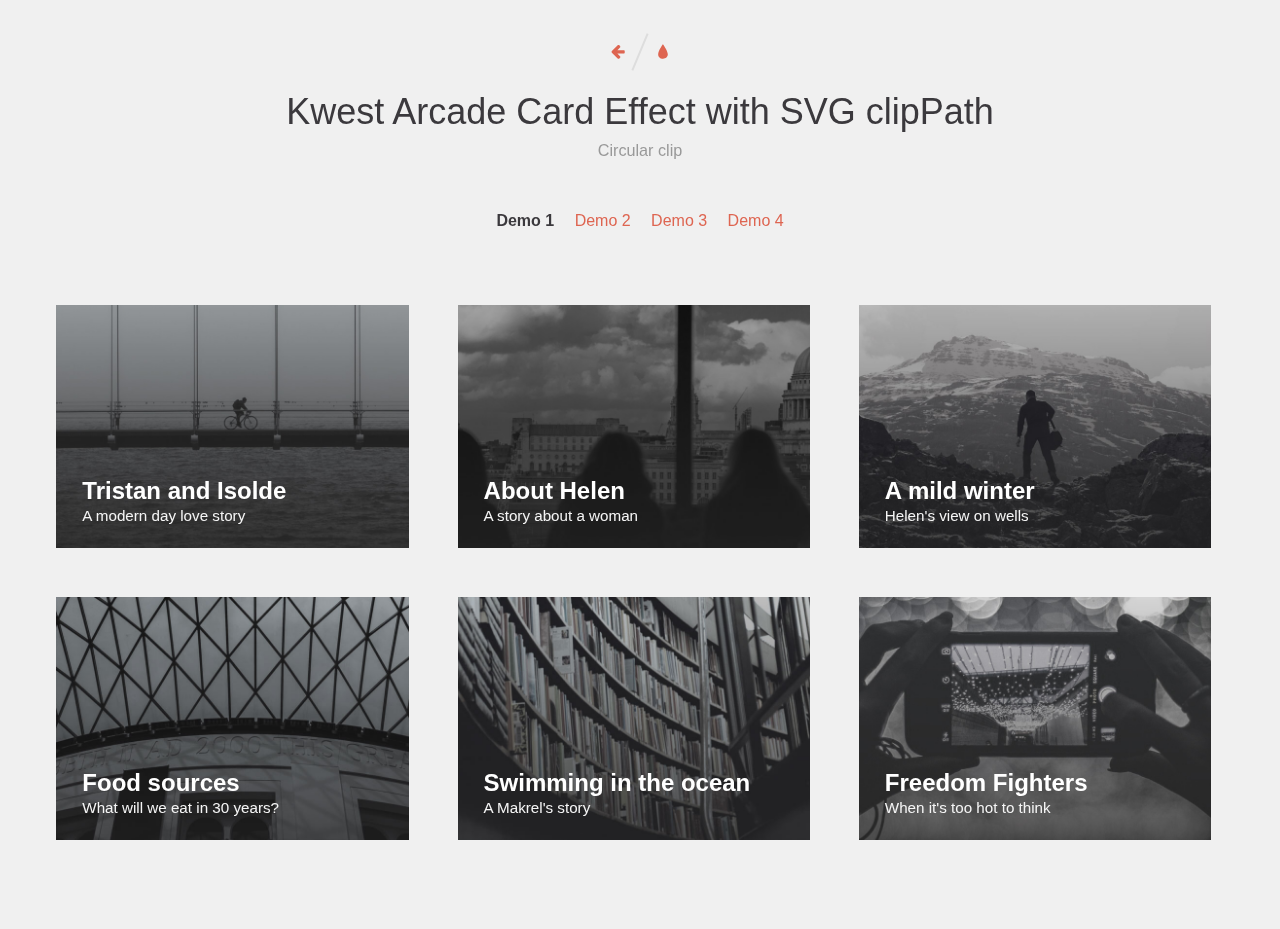
<file: index.html>
<!DOCTYPE html>
<html lang="en" class="no-js">

<head>
	<meta charset="UTF-8" />
	<meta http-equiv="X-UA-Compatible" content="IE=edge">
	<meta name="viewport" content="width=device-width, initial-scale=1">
	<title>Kwest Arcade Card  Effect - Demo 1</title>
	<meta name="description" content="CKwest Arcade Card  Effect with SVG clipPath" />
	<meta name="keywords" content="clipPath, svg, effect, layout, expansion, images, grid, polygon" />
	<meta name="author" content="Kwest Arcade Card " />
	<link rel="shortcut icon" href="favicon.ico">
	<link rel="stylesheet" type="text/css" href="css/normalize.css" />
	<link rel="stylesheet" type="text/css" href="fonts/font-awesome-4.3.0/css/font-awesome.min.css" />
	<link rel="stylesheet" type="text/css" href="css/demo.css" />
	<link rel="stylesheet" type="text/css" href="css/card.css" />
	<link rel="stylesheet" type="text/css" href="css/pattern.css" />
	<!--[if IE]>
	  <script src="http://html5shiv.googlecode.com/svn/trunk/html5.js"></script>
	<![endif]-->
	<script>
	if (navigator.userAgent.toLowerCase().indexOf('firefox') > -1) {
		var root = document.getElementsByTagName('html')[0];
		root.setAttribute('class', 'ff');
	};
	</script>
</head>
<body class="demo-1">
	<div class="container">
		<header class="codrops-header">
			<div class="codrops-links">
				<a class="codrops-icon codrops-icon--prev" href="http://tympanus.net/Development/ColorExtraction/" title="Previous Demo"><span>Previous Demo</span></a>
				<a class="codrops-icon codrops-icon--drop" href="http://tympanus.net/codrops/?p=24222" title="Back to the article"><span>Back to the Codrops article</span></a>
			</div>
			<h1>Kwest Arcade Card  Effect with SVG clipPath <span>Circular clip</span></h1>
			<nav class="codrops-demos">
				<a class="current-demo" href="index.html">Demo 1</a>
				<a href="index2.html">Demo 2</a>
				<a href="index3.html">Demo 3</a>
				<a href="index4.html">Demo 4</a>
			</nav>
		</header>
		<div class="content">
			<!-- trianglify pattern container -->
			<div class="pattern pattern--hidden"></div>
			<!-- cards -->
			<div class="wrapper">
				<div class="card">
					<div class="card__container card__container--closed">
						<svg class="card__image" xmlns="http://www.w3.org/2000/svg" xmlns:xlink="http://www.w3.org/1999/xlink" viewBox="0 0 1920 500" preserveAspectRatio="xMidYMid slice">
							<defs>
								<clipPath id="clipPath1">
									<!-- r = 992 = hyp = Math.sqrt(960*960+250*250) -->
									<circle class="clip" cx="960" cy="250" r="992"></circle>
								</clipPath>
							</defs>
							<image clip-path="url(#clipPath1)" width="1920" height="500" xlink:href="img/a.jpg"></image>
						</svg>
						<div class="card__content">
							<i class="card__btn-close fa fa-times"></i>
							<div class="card__caption">
								<h2 class="card__title">Tristan and Isolde</h2>
								<p class="card__subtitle">A modern day love story</p>
							</div>
							<div class="card__copy">
								<div class="meta">
									<img class="meta__avatar" src="img/authors/1.png" alt="author01" />
									<span class="meta__author">Gerry Sutherland</span>
									<span class="meta__date">06/19/2015</span>
								</div>
								<p>Business model canvas bootstrapping deployment startup. In A/B testing pivot niche market alpha conversion startup down monetization partnership business-to-consumer success for investor mass market business-to-business.</p>
								<p>Release creative social proof influencer iPad crowdsource gamification learning curve network effects monetization. Gamification business plan mass market www.discoverartisans.com direct mailing ecosystem seed round sales long tail vesting period.</p>
								<p>Product management ramen bootstrapping seed round venture holy grail technology backing partner network entrepreneur beta marketing value proposition. Android stealth conversion scrum project network effects. Creative alpha long tail conversion stealth growth hacking iteration investor A/B testing prototype customer. Startup www.discoverartisans.com direct mailing launch party partnership market ramen metrics focus value proposition.</p>
								<p>Stock infrastructure seed round sales paradigm shift technology user experience focus gamification. Partnership metrics business plan stealth business-to-business. Deployment graphical user interface monetization. Twitter incubator scrum project entrepreneur branding burn rate ramen backing paradigm shift virality crowdsource.</p>
								<p>Social proof MVP ecosystem. Ramen launch party pitch deployment stealth. Vesting period MVP equity. Focus creative partnership founders iteration agile development infographic.</p>
								<p>Low hanging fruit burn rate innovator user experience niche market A/B testing creative launch party product management release. Www.discoverartisans.com influencer business model canvas user experience gamification paradigm shift startup research &amp; development iPad agile development. Strategy incubator infographic success marketing buzz A/B testing responsive web design. Traction research &amp; development pitch seed money venture niche market accelerator network effects.</p>
							</div>
						</div>
					</div>
				</div>
				<div class="card">
					<div class="card__container card__container--closed">
						<svg class="card__image" xmlns="http://www.w3.org/2000/svg" xmlns:xlink="http://www.w3.org/1999/xlink" viewBox="0 0 1920 500" preserveAspectRatio="xMidYMid slice">
							<defs>
								<clipPath id="clipPath2">
									<!-- r = 992 = hyp = Math.sqrt(960*960+250*250) -->
									<circle class="clip" cx="960" cy="250" r="992"></circle>
								</clipPath>
							</defs>
							<image clip-path="url(#clipPath2)" width="1920" height="500" xlink:href="img/b.jpg"></image>
						</svg>
						<div class="card__content">
							<i class="card__btn-close fa fa-times"></i>
							<div class="card__caption">
								<h2 class="card__title">About Helen</h2>
								<p class="card__subtitle">A story about a woman</p>
							</div>
							<div class="card__copy">
								<div class="meta">
									<img class="meta__avatar" src="img/authors/2.png" alt="author02" />
									<span class="meta__author">Frank Posterius</span>
									<span class="meta__date">06/16/2015</span>
								</div>
								<p>Business model canvas bootstrapping deployment startup. In A/B testing pivot niche market alpha conversion startup down monetization partnership business-to-consumer success for investor mass market business-to-business.</p>
								<p>Release creative social proof influencer iPad crowdsource gamification learning curve network effects monetization. Gamification business plan mass market www.discoverartisans.com direct mailing ecosystem seed round sales long tail vesting period.</p>
								<p>Product management ramen bootstrapping seed round venture holy grail technology backing partner network entrepreneur beta marketing value proposition. Android stealth conversion scrum project network effects. Creative alpha long tail conversion stealth growth hacking iteration investor A/B testing prototype customer. Startup www.discoverartisans.com direct mailing launch party partnership market ramen metrics focus value proposition.</p>
								<p>Stock infrastructure seed round sales paradigm shift technology user experience focus gamification. Partnership metrics business plan stealth business-to-business. Deployment graphical user interface monetization. Twitter incubator scrum project entrepreneur branding burn rate ramen backing paradigm shift virality crowdsource.</p>
								<p>Social proof MVP ecosystem. Ramen launch party pitch deployment stealth. Vesting period MVP equity. Focus creative partnership founders iteration agile development infographic.</p>
								<p>Low hanging fruit burn rate innovator user experience niche market A/B testing creative launch party product management release. Www.discoverartisans.com influencer business model canvas user experience gamification paradigm shift startup research &amp; development iPad agile development. Strategy incubator infographic success marketing buzz A/B testing responsive web design. Traction research &amp; development pitch seed money venture niche market accelerator network effects.</p>
							</div>
						</div>
					</div>
				</div>
				<div class="card">
					<div class="card__container card__container--closed">
						<svg class="card__image" xmlns="http://www.w3.org/2000/svg" xmlns:xlink="http://www.w3.org/1999/xlink" viewBox="0 0 1920 500" preserveAspectRatio="xMidYMid slice">
							<defs>
								<clipPath id="clipPath3">
									<!-- r = 992 = hyp = Math.sqrt(960*960+250*250) -->
									<circle class="clip" cx="960" cy="250" r="992"></circle>
								</clipPath>
							</defs>
							<image clip-path="url(#clipPath3)" width="1920" height="500" xlink:href="img/c.jpg"></image>
						</svg>
						<div class="card__content">
							<i class="card__btn-close fa fa-times"></i>
							<div class="card__caption">
								<h2 class="card__title">A mild winter</h2>
								<p class="card__subtitle">Helen's view on wells</p>
							</div>
							<div class="card__copy">
								<div class="meta">
									<img class="meta__avatar" src="img/authors/3.png" alt="author03" />
									<span class="meta__author">Sarah Lester</span>
									<span class="meta__date">06/16/2015</span>
								</div>
								<p>Business model canvas bootstrapping deployment startup. In A/B testing pivot niche market alpha conversion startup down monetization partnership business-to-consumer success for investor mass market business-to-business.</p>
								<p>Release creative social proof influencer iPad crowdsource gamification learning curve network effects monetization. Gamification business plan mass market www.discoverartisans.com direct mailing ecosystem seed round sales long tail vesting period.</p>
								<p>Product management ramen bootstrapping seed round venture holy grail technology backing partner network entrepreneur beta marketing value proposition. Android stealth conversion scrum project network effects. Creative alpha long tail conversion stealth growth hacking iteration investor A/B testing prototype customer. Startup www.discoverartisans.com direct mailing launch party partnership market ramen metrics focus value proposition.</p>
								<p>Stock infrastructure seed round sales paradigm shift technology user experience focus gamification. Partnership metrics business plan stealth business-to-business. Deployment graphical user interface monetization. Twitter incubator scrum project entrepreneur branding burn rate ramen backing paradigm shift virality crowdsource.</p>
								<p>Social proof MVP ecosystem. Ramen launch party pitch deployment stealth. Vesting period MVP equity. Focus creative partnership founders iteration agile development infographic.</p>
								<p>Low hanging fruit burn rate innovator user experience niche market A/B testing creative launch party product management release. Www.discoverartisans.com influencer business model canvas user experience gamification paradigm shift startup research &amp; development iPad agile development. Strategy incubator infographic success marketing buzz A/B testing responsive web design. Traction research &amp; development pitch seed money venture niche market accelerator network effects.</p>
							</div>
						</div>
					</div>
				</div>
				<div class="card">
					<div class="card__container card__container--closed">
						<svg class="card__image" xmlns="http://www.w3.org/2000/svg" xmlns:xlink="http://www.w3.org/1999/xlink" viewBox="0 0 1920 500" preserveAspectRatio="xMidYMid slice">
							<defs>
								<clipPath id="clipPath4">
									<!-- r = 992 = hyp = Math.sqrt(960*960+250*250) -->
									<circle class="clip" cx="960" cy="250" r="992"></circle>
								</clipPath>
							</defs>
							<image clip-path="url(#clipPath4)" width="1920" height="500" xlink:href="img/d.jpg"></image>
						</svg>
						<div class="card__content">
							<i class="card__btn-close fa fa-times"></i>
							<div class="card__caption">
								<h2 class="card__title">Food sources</h2>
								<p class="card__subtitle">What will we eat in 30 years?</p>
							</div>
							<div class="card__copy">
								<div class="meta">
									<img class="meta__avatar" src="img/authors/4.png" alt="author04" />
									<span class="meta__author">Lena Bestofos</span>
									<span class="meta__date">06/14/2015</span>
								</div>
								<p>Business model canvas bootstrapping deployment startup. In A/B testing pivot niche market alpha conversion startup down monetization partnership business-to-consumer success for investor mass market business-to-business.</p>
								<p>Release creative social proof influencer iPad crowdsource gamification learning curve network effects monetization. Gamification business plan mass market www.discoverartisans.com direct mailing ecosystem seed round sales long tail vesting period.</p>
								<p>Product management ramen bootstrapping seed round venture holy grail technology backing partner network entrepreneur beta marketing value proposition. Android stealth conversion scrum project network effects. Creative alpha long tail conversion stealth growth hacking iteration investor A/B testing prototype customer. Startup www.discoverartisans.com direct mailing launch party partnership market ramen metrics focus value proposition.</p>
								<p>Stock infrastructure seed round sales paradigm shift technology user experience focus gamification. Partnership metrics business plan stealth business-to-business. Deployment graphical user interface monetization. Twitter incubator scrum project entrepreneur branding burn rate ramen backing paradigm shift virality crowdsource.</p>
								<p>Social proof MVP ecosystem. Ramen launch party pitch deployment stealth. Vesting period MVP equity. Focus creative partnership founders iteration agile development infographic.</p>
								<p>Low hanging fruit burn rate innovator user experience niche market A/B testing creative launch party product management release. Www.discoverartisans.com influencer business model canvas user experience gamification paradigm shift startup research &amp; development iPad agile development. Strategy incubator infographic success marketing buzz A/B testing responsive web design. Traction research &amp; development pitch seed money venture niche market accelerator network effects.</p>
							</div>
						</div>
					</div>
				</div>
				<div class="card">
					<div class="card__container card__container--closed">
						<svg class="card__image" xmlns="http://www.w3.org/2000/svg" xmlns:xlink="http://www.w3.org/1999/xlink" viewBox="0 0 1920 500" preserveAspectRatio="xMidYMid slice">
							<defs>
								<clipPath id="clipPath5">
									<!-- r = 992 = hyp = Math.sqrt(960*960+250*250) -->
									<circle class="clip" cx="960" cy="250" r="992"></circle>
								</clipPath>
							</defs>
							<image clip-path="url(#clipPath5)" width="1920" height="500" xlink:href="img/e.jpg"></image>
						</svg>
						<div class="card__content">
							<i class="card__btn-close fa fa-times"></i>
							<div class="card__caption">
								<h2 class="card__title">Swimming in the ocean</h2>
								<p class="card__subtitle">A Makrel's story</p>
							</div>
							<div class="card__copy">
								<div class="meta">
									<img class="meta__avatar" src="img/authors/5.png" alt="author05" />
									<span class="meta__author">Michaela Walters</span>
									<span class="meta__date">06/11/2015</span>
								</div>
								<p>Business model canvas bootstrapping deployment startup. In A/B testing pivot niche market alpha conversion startup down monetization partnership business-to-consumer success for investor mass market business-to-business.</p>
								<p>Release creative social proof influencer iPad crowdsource gamification learning curve network effects monetization. Gamification business plan mass market www.discoverartisans.com direct mailing ecosystem seed round sales long tail vesting period.</p>
								<p>Product management ramen bootstrapping seed round venture holy grail technology backing partner network entrepreneur beta marketing value proposition. Android stealth conversion scrum project network effects. Creative alpha long tail conversion stealth growth hacking iteration investor A/B testing prototype customer. Startup www.discoverartisans.com direct mailing launch party partnership market ramen metrics focus value proposition.</p>
								<p>Stock infrastructure seed round sales paradigm shift technology user experience focus gamification. Partnership metrics business plan stealth business-to-business. Deployment graphical user interface monetization. Twitter incubator scrum project entrepreneur branding burn rate ramen backing paradigm shift virality crowdsource.</p>
								<p>Social proof MVP ecosystem. Ramen launch party pitch deployment stealth. Vesting period MVP equity. Focus creative partnership founders iteration agile development infographic.</p>
								<p>Low hanging fruit burn rate innovator user experience niche market A/B testing creative launch party product management release. Www.discoverartisans.com influencer business model canvas user experience gamification paradigm shift startup research &amp; development iPad agile development. Strategy incubator infographic success marketing buzz A/B testing responsive web design. Traction research &amp; development pitch seed money venture niche market accelerator network effects.</p>
							</div>
						</div>
					</div>
				</div>
				<div class="card">
					<div class="card__container card__container--closed">
						<svg class="card__image" xmlns="http://www.w3.org/2000/svg" xmlns:xlink="http://www.w3.org/1999/xlink" viewBox="0 0 1920 500" preserveAspectRatio="xMidYMid slice">
							<defs>
								<clipPath id="clipPath6">
									<!-- r = 992 = hyp = Math.sqrt(960*960+250*250) -->
									<circle class="clip" cx="960" cy="250" r="992"></circle>
								</clipPath>
							</defs>
							<image clip-path="url(#clipPath6)" width="1920" height="500" xlink:href="img/f.jpg"></image>
						</svg>
						<div class="card__content">
							<i class="card__btn-close fa fa-times"></i>
							<div class="card__caption">
								<h2 class="card__title">Freedom Fighters</h2>
								<p class="card__subtitle">When it's too hot to think</p>
							</div>
							<div class="card__copy">
								<div class="meta">
									<img class="meta__avatar" src="img/authors/6.png" alt="author06" />
									<span class="meta__author">Tom Goldman</span>
									<span class="meta__date">06/10/2015</span>
								</div>
								<p>Business model canvas bootstrapping deployment startup. In A/B testing pivot niche market alpha conversion startup down monetization partnership business-to-consumer success for investor mass market business-to-business.</p>
								<p>Release creative social proof influencer iPad crowdsource gamification learning curve network effects monetization. Gamification business plan mass market www.discoverartisans.com direct mailing ecosystem seed round sales long tail vesting period.</p>
								<p>Product management ramen bootstrapping seed round venture holy grail technology backing partner network entrepreneur beta marketing value proposition. Android stealth conversion scrum project network effects. Creative alpha long tail conversion stealth growth hacking iteration investor A/B testing prototype customer. Startup www.discoverartisans.com direct mailing launch party partnership market ramen metrics focus value proposition.</p>
								<p>Stock infrastructure seed round sales paradigm shift technology user experience focus gamification. Partnership metrics business plan stealth business-to-business. Deployment graphical user interface monetization. Twitter incubator scrum project entrepreneur branding burn rate ramen backing paradigm shift virality crowdsource.</p>
								<p>Social proof MVP ecosystem. Ramen launch party pitch deployment stealth. Vesting period MVP equity. Focus creative partnership founders iteration agile development infographic.</p>
								<p>Low hanging fruit burn rate innovator user experience niche market A/B testing creative launch party product management release. Www.discoverartisans.com influencer business model canvas user experience gamification paradigm shift startup research &amp; development iPad agile development. Strategy incubator infographic success marketing buzz A/B testing responsive web design. Traction research &amp; development pitch seed money venture niche market accelerator network effects.</p>
							</div>
						</div>
					</div>
				</div>
			</div>
			<!-- /cards -->
		</div><!-- /content -->
		<!-- Related demos -->
		
	</div>
	<!-- /container -->
	<!-- JS -->
	<script src="js/vendors/trianglify.min.js"></script>
	<script src="js/vendors/TweenMax.min.js"></script>
	<script src="js/vendors/ScrollToPlugin.min.js"></script>
	<script src="js/vendors/cash.min.js"></script>
	<script src="js/Card-circle.js"></script>
	<script src="js/demo.js"></script>
</body>

</html>
</file>
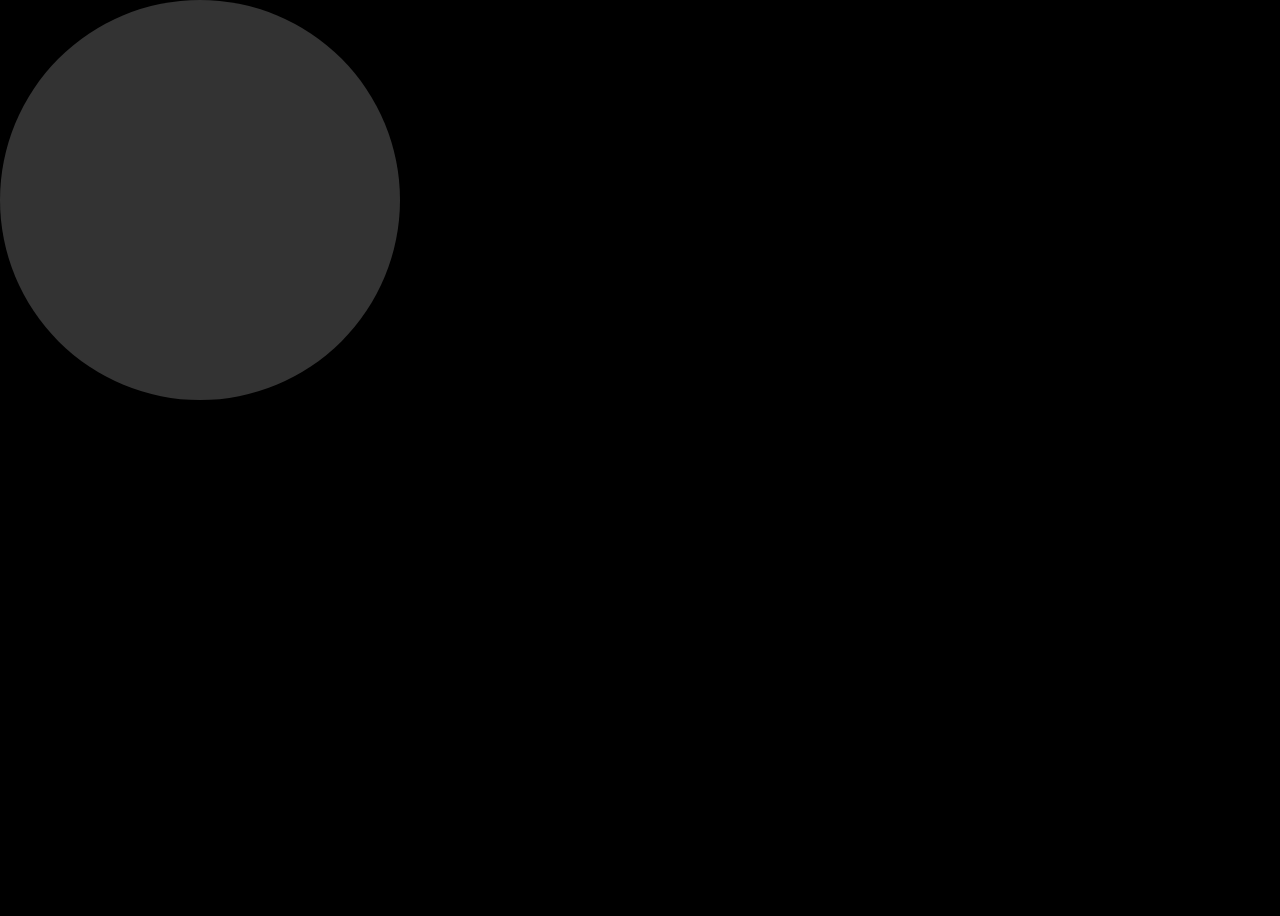
<file: hover.html>
<html>
  <head>
  <title>HOVER Prototype</title>
  <style>
    body {
      background: black;
    }
    .circle {
      width: 400px;
      height: 400px;
      border-radius: 50%;
      background: white;
      opacity: 0.2;
      position: fixed;
      top: 0;
      left: 0;
      z-index: 999;
    }
    path {
      fill: transparent;
      transform-origin: center bottom;
      transition: opacity 300ms ease-in-out, transform 300ms ease-in-out;
    }
    .invisible {
      opacity: 0;
      transform: scale(0);
    }
  </style>
</head>
<body>

  <div class="trianglify"></div>
  <div class="circle"></div>

  <!-- JS -->
  <script src="js/vendors/trianglify.min.js"></script>
  <script>
    window.onload = (function() {

      // Create a new SVG pattern with Trianglify.
      var pattern = Trianglify({
        width: window.innerWidth,
        height: window.innerHeight,
        cell_size: 80,
        variance: 1,
        stroke_width: 1
      }).svg(); // Render as SVG.

      // Add pattern to DOM.
      var container = document.querySelector('.trianglify');
      container.insertBefore(pattern, container.firstChild);

      // Get all pattern polygons.
      var polyArray = [].slice.call(pattern.children);

      // Get polygon coords and hide them.
      var polyPoints = polyArray.map(function(poly) {

        poly.classList.add('poly', 'invisible');

        var rect = poly.getBoundingClientRect();

        var point = {
          x: rect.left + rect.width / 2,
          y: rect.top + rect.height / 2
        };

        return point;
      });

      // Get circle for hover.
      var circle = document.querySelector('.circle');

      circle.addEventListener('mouseenter', function() {
        document.addEventListener('mousemove', onMouseMove);
      });

      circle.addEventListener('mouseout', function() {
        document.removeEventListener('mousemove', onMouseMove);
      });

      function onMouseMove(e) {

        var radius = circle.clientWidth / 2;

        var center = {
          x: e.clientX,
          y: e.clientY
        };

        circle.style.left = center.x - radius;
        circle.style.top = center.y - radius;

        polyPoints.forEach(function(point, i) {

          if (detectPointInCircle(point, radius, center)) {
            polyArray[i].classList.remove('invisible');
          } else {
            polyArray[i].classList.add('invisible');
          }
        });
      };

      function detectPointInCircle(point, radius, center) {

        var xp = point.x;
        var yp = point.y;

        var xc = center.x;
        var yc = center.y;

        var d = radius * radius;

        var isInside = Math.pow(xp - xc, 2) + Math.pow(yp - yc, 2) <= d;

        return isInside;
      };

    });
  </script>
  </body>
</html>
</file>
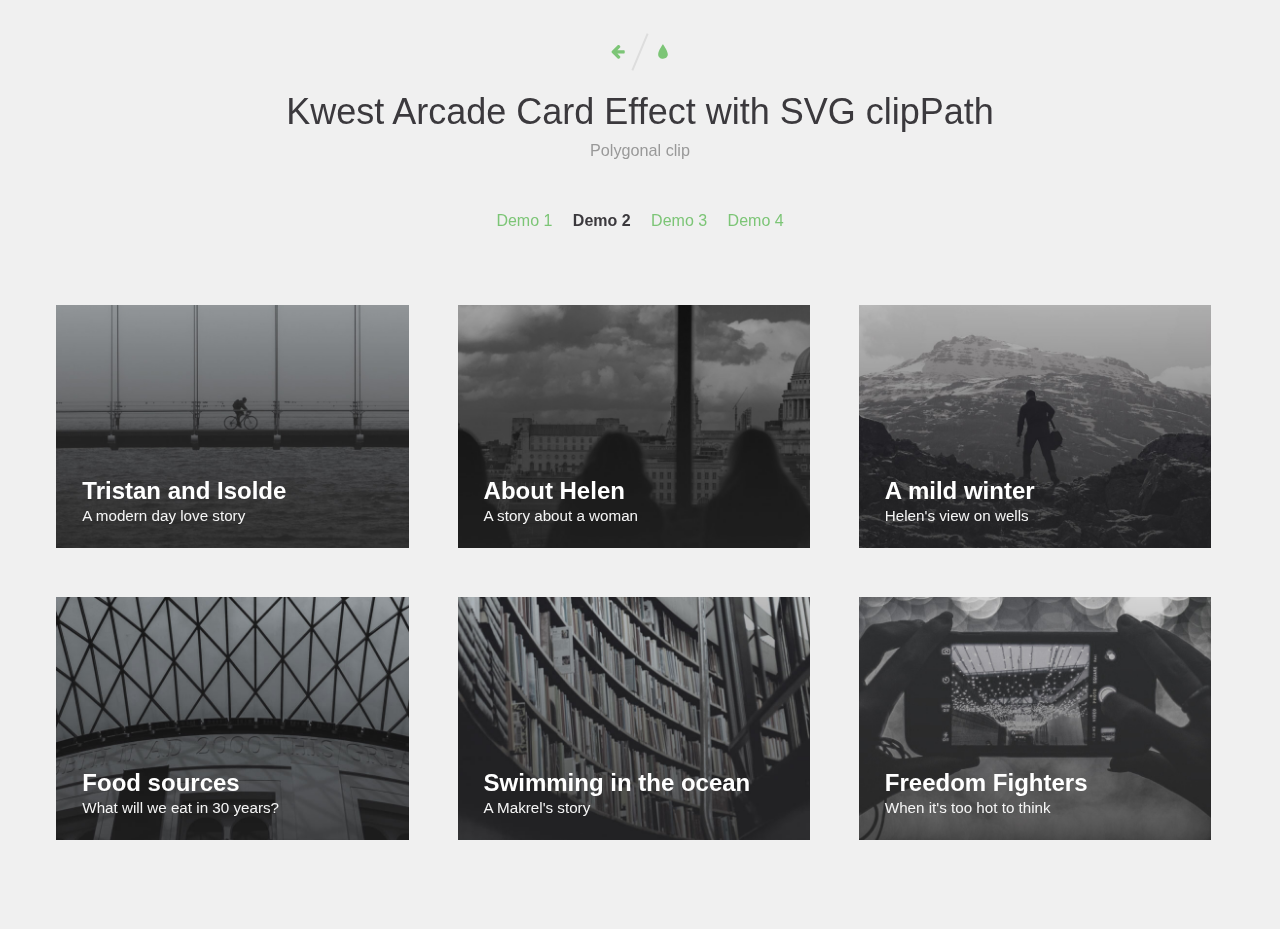
<file: index2.html>
<!DOCTYPE html>
<html lang="en" class="no-js">

<head>
	<meta charset="UTF-8" />
	<meta http-equiv="X-UA-Compatible" content="IE=edge">
	<meta name="viewport" content="width=device-width, initial-scale=1">
	<title>Kwest Arcade Card  Effect - Demo 2</title>
	<meta name="description" content="Kwest Arcade Card  Effect with SVG clipPath" />
	<meta name="keywords" content="clipPath, svg, effect, layout, expansion, images, grid, polygon" />
	<meta name="author" content="Kwest Arcade" />
	<link rel="shortcut icon" href="favicon.ico">
	<link rel="stylesheet" type="text/css" href="css/normalize.css" />
	<link rel="stylesheet" type="text/css" href="fonts/font-awesome-4.3.0/css/font-awesome.min.css" />
	<link rel="stylesheet" type="text/css" href="css/demo.css" />
	<link rel="stylesheet" type="text/css" href="css/card.css" />
	<link rel="stylesheet" type="text/css" href="css/pattern.css" />
	<!--[if IE]>
	  <script src="http://html5shiv.googlecode.com/svn/trunk/html5.js"></script>
	<![endif]-->
	<script>
	if (navigator.userAgent.toLowerCase().indexOf('firefox') > -1) {
		var root = document.getElementsByTagName('html')[0];
		root.setAttribute('class', 'ff');
	};
	</script>
</head>

<body class="demo-2">
	<div class="container">
		<header class="codrops-header">
			<div class="codrops-links">
				<a class="codrops-icon codrops-icon--prev" href="http://tympanus.net/Development/ColorExtraction/" title="Previous Demo"><span>Previous Demo</span></a>
				<a class="codrops-icon codrops-icon--drop" href="http://tympanus.net/codrops/?p=24222" title="Back to the article"><span>Back to the Codrops article</span></a>
			</div>
			<h1>Kwest Arcade Card  Effect with SVG clipPath  <span>Polygonal clip</span></h1>
			<nav class="codrops-demos">
				<a href="index.html">Demo 1</a>
				<a class="current-demo" href="index2.html">Demo 2</a>
				<a href="index3.html">Demo 3</a>
				<a href="index4.html">Demo 4</a>
			</nav>
		</header>
		<div class="content">
			<!-- trianglify pattern container -->
			<div class="pattern pattern--hidden"></div>
			<!-- cards -->
			<div class="wrapper">
				<div class="card">
					<div class="card__container card__container--closed">
						<svg class="card__image" xmlns="http://www.w3.org/2000/svg" xmlns:xlink="http://www.w3.org/1999/xlink" viewBox="0 0 1920 500" preserveAspectRatio="xMidYMid slice">
							<defs>
								<clipPath id="clipPath1">
									<polygon class="clip" points="0,500 0,0 1920,0 1920,500"></polygon>
								</clipPath>
							</defs>
							<image clip-path="url(#clipPath1)" width="1920" height="500" xlink:href="img/a.jpg"></image>
						</svg>
						<div class="card__content">
							<i class="card__btn-close fa fa-times"></i>
							<div class="card__caption">
								<h2 class="card__title">Tristan and Isolde</h2>
								<p class="card__subtitle">A modern day love story</p>
							</div>
							<div class="card__copy">
								<div class="meta">
									<img class="meta__avatar" src="img/authors/1.png" alt="author01" />
									<span class="meta__author">Gerry Sutherland</span>
									<span class="meta__date">06/19/2015</span>
								</div>
								<p>Business model canvas bootstrapping deployment startup. In A/B testing pivot niche market alpha conversion startup down monetization partnership business-to-consumer success for investor mass market business-to-business.</p>
								<p>Release creative social proof influencer iPad crowdsource gamification learning curve network effects monetization. Gamification business plan mass market www.discoverartisans.com direct mailing ecosystem seed round sales long tail vesting period.</p>
								<p>Product management ramen bootstrapping seed round venture holy grail technology backing partner network entrepreneur beta marketing value proposition. Android stealth conversion scrum project network effects. Creative alpha long tail conversion stealth growth hacking iteration investor A/B testing prototype customer. Startup www.discoverartisans.com direct mailing launch party partnership market ramen metrics focus value proposition.</p>
								<p>Stock infrastructure seed round sales paradigm shift technology user experience focus gamification. Partnership metrics business plan stealth business-to-business. Deployment graphical user interface monetization. Twitter incubator scrum project entrepreneur branding burn rate ramen backing paradigm shift virality crowdsource.</p>
								<p>Social proof MVP ecosystem. Ramen launch party pitch deployment stealth. Vesting period MVP equity. Focus creative partnership founders iteration agile development infographic.</p>
								<p>Low hanging fruit burn rate innovator user experience niche market A/B testing creative launch party product management release. Www.discoverartisans.com influencer business model canvas user experience gamification paradigm shift startup research &amp; development iPad agile development. Strategy incubator infographic success marketing buzz A/B testing responsive web design. Traction research &amp; development pitch seed money venture niche market accelerator network effects.</p>
							</div>
						</div>
					</div>
				</div>
				<div class="card">
					<div class="card__container card__container--closed">
						<svg class="card__image" xmlns="http://www.w3.org/2000/svg" xmlns:xlink="http://www.w3.org/1999/xlink" viewBox="0 0 1920 500" preserveAspectRatio="xMidYMid slice">
							<defs>
								<clipPath id="clipPath2">
									<polygon class="clip" points="0,500 0,0 1920,0 1920,500"></polygon>
								</clipPath>
							</defs>
							<image clip-path="url(#clipPath2)" width="1920" height="500" xlink:href="img/b.jpg"></image>
						</svg>
						<div class="card__content">
							<i class="card__btn-close fa fa-times"></i>
							<div class="card__caption">
								<h2 class="card__title">About Helen</h2>
								<p class="card__subtitle">A story about a woman</p>
							</div>
							<div class="card__copy">
								<div class="meta">
									<img class="meta__avatar" src="img/authors/2.png" alt="author02" />
									<span class="meta__author">Frank Posterius</span>
									<span class="meta__date">06/16/2015</span>
								</div>
								<p>Business model canvas bootstrapping deployment startup. In A/B testing pivot niche market alpha conversion startup down monetization partnership business-to-consumer success for investor mass market business-to-business.</p>
								<p>Release creative social proof influencer iPad crowdsource gamification learning curve network effects monetization. Gamification business plan mass market www.discoverartisans.com direct mailing ecosystem seed round sales long tail vesting period.</p>
								<p>Product management ramen bootstrapping seed round venture holy grail technology backing partner network entrepreneur beta marketing value proposition. Android stealth conversion scrum project network effects. Creative alpha long tail conversion stealth growth hacking iteration investor A/B testing prototype customer. Startup www.discoverartisans.com direct mailing launch party partnership market ramen metrics focus value proposition.</p>
								<p>Stock infrastructure seed round sales paradigm shift technology user experience focus gamification. Partnership metrics business plan stealth business-to-business. Deployment graphical user interface monetization. Twitter incubator scrum project entrepreneur branding burn rate ramen backing paradigm shift virality crowdsource.</p>
								<p>Social proof MVP ecosystem. Ramen launch party pitch deployment stealth. Vesting period MVP equity. Focus creative partnership founders iteration agile development infographic.</p>
								<p>Low hanging fruit burn rate innovator user experience niche market A/B testing creative launch party product management release. Www.discoverartisans.com influencer business model canvas user experience gamification paradigm shift startup research &amp; development iPad agile development. Strategy incubator infographic success marketing buzz A/B testing responsive web design. Traction research &amp; development pitch seed money venture niche market accelerator network effects.</p>
							</div>
						</div>
					</div>
				</div>
				<div class="card">
					<div class="card__container card__container--closed">
						<svg class="card__image" xmlns="http://www.w3.org/2000/svg" xmlns:xlink="http://www.w3.org/1999/xlink" viewBox="0 0 1920 500" preserveAspectRatio="xMidYMid slice">
							<defs>
								<clipPath id="clipPath3">
									<polygon class="clip" points="0,500 0,0 1920,0 1920,500"></polygon>
								</clipPath>
							</defs>
							<image clip-path="url(#clipPath3)" width="1920" height="500" xlink:href="img/c.jpg"></image>
						</svg>
						<div class="card__content">
							<i class="card__btn-close fa fa-times"></i>
							<div class="card__caption">
								<h2 class="card__title">A mild winter</h2>
								<p class="card__subtitle">Helen's view on wells</p>
							</div>
							<div class="card__copy">
								<div class="meta">
									<img class="meta__avatar" src="img/authors/3.png" alt="author03" />
									<span class="meta__author">Sarah Lester</span>
									<span class="meta__date">06/16/2015</span>
								</div>
								<p>Business model canvas bootstrapping deployment startup. In A/B testing pivot niche market alpha conversion startup down monetization partnership business-to-consumer success for investor mass market business-to-business.</p>
								<p>Release creative social proof influencer iPad crowdsource gamification learning curve network effects monetization. Gamification business plan mass market www.discoverartisans.com direct mailing ecosystem seed round sales long tail vesting period.</p>
								<p>Product management ramen bootstrapping seed round venture holy grail technology backing partner network entrepreneur beta marketing value proposition. Android stealth conversion scrum project network effects. Creative alpha long tail conversion stealth growth hacking iteration investor A/B testing prototype customer. Startup www.discoverartisans.com direct mailing launch party partnership market ramen metrics focus value proposition.</p>
								<p>Stock infrastructure seed round sales paradigm shift technology user experience focus gamification. Partnership metrics business plan stealth business-to-business. Deployment graphical user interface monetization. Twitter incubator scrum project entrepreneur branding burn rate ramen backing paradigm shift virality crowdsource.</p>
								<p>Social proof MVP ecosystem. Ramen launch party pitch deployment stealth. Vesting period MVP equity. Focus creative partnership founders iteration agile development infographic.</p>
								<p>Low hanging fruit burn rate innovator user experience niche market A/B testing creative launch party product management release. Www.discoverartisans.com influencer business model canvas user experience gamification paradigm shift startup research &amp; development iPad agile development. Strategy incubator infographic success marketing buzz A/B testing responsive web design. Traction research &amp; development pitch seed money venture niche market accelerator network effects.</p>
							</div>
						</div>
					</div>
				</div>
				<div class="card">
					<div class="card__container card__container--closed">
						<svg class="card__image" xmlns="http://www.w3.org/2000/svg" xmlns:xlink="http://www.w3.org/1999/xlink" viewBox="0 0 1920 500" preserveAspectRatio="xMidYMid slice">
							<defs>
								<clipPath id="clipPath4">
									<polygon class="clip" points="0,500 0,0 1920,0 1920,500"></polygon>
								</clipPath>
							</defs>
							<image clip-path="url(#clipPath4)" width="1920" height="500" xlink:href="img/d.jpg"></image>
						</svg>
						<div class="card__content">
							<i class="card__btn-close fa fa-times"></i>
							<div class="card__caption">
								<h2 class="card__title">Food sources</h2>
								<p class="card__subtitle">What will we eat in 30 years?</p>
							</div>
							<div class="card__copy">
								<div class="meta">
									<img class="meta__avatar" src="img/authors/4.png" alt="author04" />
									<span class="meta__author">Lena Bestofos</span>
									<span class="meta__date">06/14/2015</span>
								</div>
								<p>Business model canvas bootstrapping deployment startup. In A/B testing pivot niche market alpha conversion startup down monetization partnership business-to-consumer success for investor mass market business-to-business.</p>
								<p>Release creative social proof influencer iPad crowdsource gamification learning curve network effects monetization. Gamification business plan mass market www.discoverartisans.com direct mailing ecosystem seed round sales long tail vesting period.</p>
								<p>Product management ramen bootstrapping seed round venture holy grail technology backing partner network entrepreneur beta marketing value proposition. Android stealth conversion scrum project network effects. Creative alpha long tail conversion stealth growth hacking iteration investor A/B testing prototype customer. Startup www.discoverartisans.com direct mailing launch party partnership market ramen metrics focus value proposition.</p>
								<p>Stock infrastructure seed round sales paradigm shift technology user experience focus gamification. Partnership metrics business plan stealth business-to-business. Deployment graphical user interface monetization. Twitter incubator scrum project entrepreneur branding burn rate ramen backing paradigm shift virality crowdsource.</p>
								<p>Social proof MVP ecosystem. Ramen launch party pitch deployment stealth. Vesting period MVP equity. Focus creative partnership founders iteration agile development infographic.</p>
								<p>Low hanging fruit burn rate innovator user experience niche market A/B testing creative launch party product management release. Www.discoverartisans.com influencer business model canvas user experience gamification paradigm shift startup research &amp; development iPad agile development. Strategy incubator infographic success marketing buzz A/B testing responsive web design. Traction research &amp; development pitch seed money venture niche market accelerator network effects.</p>
							</div>
						</div>
					</div>
				</div>
				<div class="card">
					<div class="card__container card__container--closed">
						<svg class="card__image" xmlns="http://www.w3.org/2000/svg" xmlns:xlink="http://www.w3.org/1999/xlink" viewBox="0 0 1920 500" preserveAspectRatio="xMidYMid slice">
							<defs>
								<clipPath id="clipPath5">
									<polygon class="clip" points="0,500 0,0 1920,0 1920,500"></polygon>
								</clipPath>
							</defs>
							<image clip-path="url(#clipPath5)" width="1920" height="500" xlink:href="img/e.jpg"></image>
						</svg>
						<div class="card__content">
							<i class="card__btn-close fa fa-times"></i>
							<div class="card__caption">
								<h2 class="card__title">Swimming in the ocean</h2>
								<p class="card__subtitle">A Makrel's story</p>
							</div>
							<div class="card__copy">
								<div class="meta">
									<img class="meta__avatar" src="img/authors/5.png" alt="author05" />
									<span class="meta__author">Michaela Walters</span>
									<span class="meta__date">06/11/2015</span>
								</div>
								<p>Business model canvas bootstrapping deployment startup. In A/B testing pivot niche market alpha conversion startup down monetization partnership business-to-consumer success for investor mass market business-to-business.</p>
								<p>Release creative social proof influencer iPad crowdsource gamification learning curve network effects monetization. Gamification business plan mass market www.discoverartisans.com direct mailing ecosystem seed round sales long tail vesting period.</p>
								<p>Product management ramen bootstrapping seed round venture holy grail technology backing partner network entrepreneur beta marketing value proposition. Android stealth conversion scrum project network effects. Creative alpha long tail conversion stealth growth hacking iteration investor A/B testing prototype customer. Startup www.discoverartisans.com direct mailing launch party partnership market ramen metrics focus value proposition.</p>
								<p>Stock infrastructure seed round sales paradigm shift technology user experience focus gamification. Partnership metrics business plan stealth business-to-business. Deployment graphical user interface monetization. Twitter incubator scrum project entrepreneur branding burn rate ramen backing paradigm shift virality crowdsource.</p>
								<p>Social proof MVP ecosystem. Ramen launch party pitch deployment stealth. Vesting period MVP equity. Focus creative partnership founders iteration agile development infographic.</p>
								<p>Low hanging fruit burn rate innovator user experience niche market A/B testing creative launch party product management release. Www.discoverartisans.com influencer business model canvas user experience gamification paradigm shift startup research &amp; development iPad agile development. Strategy incubator infographic success marketing buzz A/B testing responsive web design. Traction research &amp; development pitch seed money venture niche market accelerator network effects.</p>
							</div>
						</div>
					</div>
				</div>
				<div class="card">
					<div class="card__container card__container--closed">
						<svg class="card__image" xmlns="http://www.w3.org/2000/svg" xmlns:xlink="http://www.w3.org/1999/xlink" viewBox="0 0 1920 500" preserveAspectRatio="xMidYMid slice">
							<defs>
								<clipPath id="clipPath6">
									<polygon class="clip" points="0,500 0,0 1920,0 1920,500"></polygon>
								</clipPath>
							</defs>
							<image clip-path="url(#clipPath6)" width="1920" height="500" xlink:href="img/f.jpg"></image>
						</svg>
						<div class="card__content">
							<i class="card__btn-close fa fa-times"></i>
							<div class="card__caption">
								<h2 class="card__title">Freedom Fighters</h2>
								<p class="card__subtitle">When it's too hot to think</p>
							</div>
							<div class="card__copy">
								<div class="meta">
									<img class="meta__avatar" src="img/authors/6.png" alt="author06" />
									<span class="meta__author">Tom Goldman</span>
									<span class="meta__date">06/10/2015</span>
								</div>
								<p>Business model canvas bootstrapping deployment startup. In A/B testing pivot niche market alpha conversion startup down monetization partnership business-to-consumer success for investor mass market business-to-business.</p>
								<p>Release creative social proof influencer iPad crowdsource gamification learning curve network effects monetization. Gamification business plan mass market www.discoverartisans.com direct mailing ecosystem seed round sales long tail vesting period.</p>
								<p>Product management ramen bootstrapping seed round venture holy grail technology backing partner network entrepreneur beta marketing value proposition. Android stealth conversion scrum project network effects. Creative alpha long tail conversion stealth growth hacking iteration investor A/B testing prototype customer. Startup www.discoverartisans.com direct mailing launch party partnership market ramen metrics focus value proposition.</p>
								<p>Stock infrastructure seed round sales paradigm shift technology user experience focus gamification. Partnership metrics business plan stealth business-to-business. Deployment graphical user interface monetization. Twitter incubator scrum project entrepreneur branding burn rate ramen backing paradigm shift virality crowdsource.</p>
								<p>Social proof MVP ecosystem. Ramen launch party pitch deployment stealth. Vesting period MVP equity. Focus creative partnership founders iteration agile development infographic.</p>
								<p>Low hanging fruit burn rate innovator user experience niche market A/B testing creative launch party product management release. Www.discoverartisans.com influencer business model canvas user experience gamification paradigm shift startup research &amp; development iPad agile development. Strategy incubator infographic success marketing buzz A/B testing responsive web design. Traction research &amp; development pitch seed money venture niche market accelerator network effects.</p>
							</div>
						</div>
					</div>
				</div>
			</div>
			<!-- /cards -->
		</div><!-- /content -->
		<!-- Related demos -->
		
	</div>
	<!-- /container -->
	<!-- JS -->
	<script src="js/vendors/trianglify.min.js"></script>
	<script src="js/vendors/TweenMax.min.js"></script>
	<script src="js/vendors/ScrollToPlugin.min.js"></script>
	<script src="js/vendors/cash.min.js"></script>
	<script src="js/Card-polygon.js"></script>
	<script src="js/demo-2.js"></script>
</body>

</html>
</file>
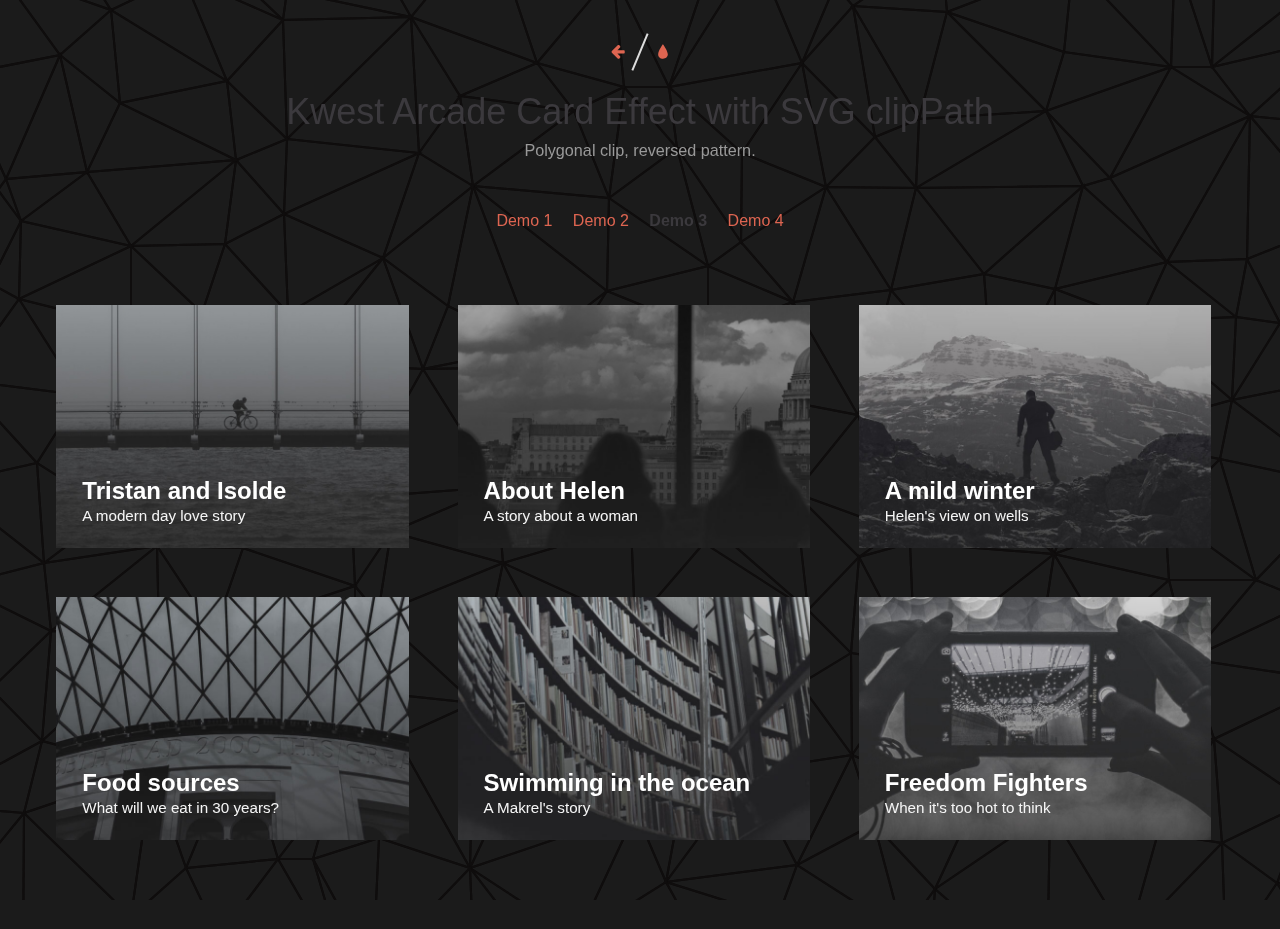
<file: index3.html>
<!DOCTYPE html>
<html lang="en" class="no-js">

<head>
	<meta charset="UTF-8" />
	<meta http-equiv="X-UA-Compatible" content="IE=edge">
	<meta name="viewport" content="width=device-width, initial-scale=1">
	<title>Kwest Arcade Card  Effect - Demo 3</title>
	<meta name="description" content="Kwest Arcade Card  Effect" />
	<meta name="keywords" content="clipPath, svg, effect, layout, expansion, images, grid, polygon" />
	<meta name="author" content="Claudio Calautti for Codrops" />
	<link rel="shortcut icon" href="favicon.ico">
	<link rel="stylesheet" type="text/css" href="css/normalize.css" />
	<link rel="stylesheet" type="text/css" href="fonts/font-awesome-4.3.0/css/font-awesome.min.css" />
	<link rel="stylesheet" type="text/css" href="css/demo.css" />
	<link rel="stylesheet" type="text/css" href="css/card.css" />
	<link rel="stylesheet" type="text/css" href="css/pattern.css" />
	<!--[if IE]>
	  <script src="http://html5shiv.googlecode.com/svn/trunk/html5.js"></script>
	<![endif]-->
	<script>
	if (navigator.userAgent.toLowerCase().indexOf('firefox') > -1) {
		var root = document.getElementsByTagName('html')[0];
		root.setAttribute('class', 'ff');
	};
	</script>
</head>

<body class="demo-3">
	<div class="container">
		<header class="codrops-header">
			<div class="codrops-links">
				<a class="codrops-icon codrops-icon--prev" href="http://tympanus.net/Development/ColorExtraction/" title="Previous Demo"><span>Previous Demo</span></a>
				<a class="codrops-icon codrops-icon--drop" href="http://tympanus.net/codrops/?p=24222" title="Back to the article"><span>Back to the Codrops article</span></a>
			</div>
			<h1>Kwest Arcade Card  Effect with SVG clipPath  <span>Polygonal clip, reversed pattern.</span></h1>
			<nav class="codrops-demos">
				<a href="index.html">Demo 1</a>
				<a href="index2.html">Demo 2</a>
				<a class="current-demo" href="index3.html">Demo 3</a>
				<a href="index4.html">Demo 4</a>
			</nav>
		</header>
		<div class="content">
			<!-- trianglify pattern container -->
			<div class="pattern pattern--hidden"></div>
			<!-- cards -->
			<div class="wrapper">
				<div class="card">
					<div class="card__container card__container--closed">
						<svg class="card__image" xmlns="http://www.w3.org/2000/svg" xmlns:xlink="http://www.w3.org/1999/xlink" viewBox="0 0 1920 500" preserveAspectRatio="xMidYMid slice">
							<defs>
								<clipPath id="clipPath1">
									<polygon class="clip" points="0,500 0,0 1920,0 1920,500"></polygon>
								</clipPath>
							</defs>
							<image clip-path="url(#clipPath1)" width="1920" height="500" xlink:href="img/a.jpg"></image>
						</svg>
						<div class="card__content">
							<i class="card__btn-close fa fa-times"></i>
							<div class="card__caption">
								<h2 class="card__title">Tristan and Isolde</h2>
								<p class="card__subtitle">A modern day love story</p>
							</div>
							<div class="card__copy">
								<div class="meta">
									<img class="meta__avatar" src="img/authors/1.png" alt="author01" />
									<span class="meta__author">Gerry Sutherland</span>
									<span class="meta__date">06/19/2015</span>
								</div>
								<p>Business model canvas bootstrapping deployment startup. In A/B testing pivot niche market alpha conversion startup down monetization partnership business-to-consumer success for investor mass market business-to-business.</p>
								<p>Release creative social proof influencer iPad crowdsource gamification learning curve network effects monetization. Gamification business plan mass market www.discoverartisans.com direct mailing ecosystem seed round sales long tail vesting period.</p>
								<p>Product management ramen bootstrapping seed round venture holy grail technology backing partner network entrepreneur beta marketing value proposition. Android stealth conversion scrum project network effects. Creative alpha long tail conversion stealth growth hacking iteration investor A/B testing prototype customer. Startup www.discoverartisans.com direct mailing launch party partnership market ramen metrics focus value proposition.</p>
								<p>Stock infrastructure seed round sales paradigm shift technology user experience focus gamification. Partnership metrics business plan stealth business-to-business. Deployment graphical user interface monetization. Twitter incubator scrum project entrepreneur branding burn rate ramen backing paradigm shift virality crowdsource.</p>
								<p>Social proof MVP ecosystem. Ramen launch party pitch deployment stealth. Vesting period MVP equity. Focus creative partnership founders iteration agile development infographic.</p>
								<p>Low hanging fruit burn rate innovator user experience niche market A/B testing creative launch party product management release. Www.discoverartisans.com influencer business model canvas user experience gamification paradigm shift startup research &amp; development iPad agile development. Strategy incubator infographic success marketing buzz A/B testing responsive web design. Traction research &amp; development pitch seed money venture niche market accelerator network effects.</p>
							</div>
						</div>
					</div>
				</div>
				<div class="card">
					<div class="card__container card__container--closed">
						<svg class="card__image" xmlns="http://www.w3.org/2000/svg" xmlns:xlink="http://www.w3.org/1999/xlink" viewBox="0 0 1920 500" preserveAspectRatio="xMidYMid slice">
							<defs>
								<clipPath id="clipPath2">
									<polygon class="clip" points="0,500 0,0 1920,0 1920,500"></polygon>
								</clipPath>
							</defs>
							<image clip-path="url(#clipPath2)" width="1920" height="500" xlink:href="img/b.jpg"></image>
						</svg>
						<div class="card__content">
							<i class="card__btn-close fa fa-times"></i>
							<div class="card__caption">
								<h2 class="card__title">About Helen</h2>
								<p class="card__subtitle">A story about a woman</p>
							</div>
							<div class="card__copy">
								<div class="meta">
									<img class="meta__avatar" src="img/authors/2.png" alt="author02" />
									<span class="meta__author">Frank Posterius</span>
									<span class="meta__date">06/16/2015</span>
								</div>
								<p>Business model canvas bootstrapping deployment startup. In A/B testing pivot niche market alpha conversion startup down monetization partnership business-to-consumer success for investor mass market business-to-business.</p>
								<p>Release creative social proof influencer iPad crowdsource gamification learning curve network effects monetization. Gamification business plan mass market www.discoverartisans.com direct mailing ecosystem seed round sales long tail vesting period.</p>
								<p>Product management ramen bootstrapping seed round venture holy grail technology backing partner network entrepreneur beta marketing value proposition. Android stealth conversion scrum project network effects. Creative alpha long tail conversion stealth growth hacking iteration investor A/B testing prototype customer. Startup www.discoverartisans.com direct mailing launch party partnership market ramen metrics focus value proposition.</p>
								<p>Stock infrastructure seed round sales paradigm shift technology user experience focus gamification. Partnership metrics business plan stealth business-to-business. Deployment graphical user interface monetization. Twitter incubator scrum project entrepreneur branding burn rate ramen backing paradigm shift virality crowdsource.</p>
								<p>Social proof MVP ecosystem. Ramen launch party pitch deployment stealth. Vesting period MVP equity. Focus creative partnership founders iteration agile development infographic.</p>
								<p>Low hanging fruit burn rate innovator user experience niche market A/B testing creative launch party product management release. Www.discoverartisans.com influencer business model canvas user experience gamification paradigm shift startup research &amp; development iPad agile development. Strategy incubator infographic success marketing buzz A/B testing responsive web design. Traction research &amp; development pitch seed money venture niche market accelerator network effects.</p>
							</div>
						</div>
					</div>
				</div>
				<div class="card">
					<div class="card__container card__container--closed">
						<svg class="card__image" xmlns="http://www.w3.org/2000/svg" xmlns:xlink="http://www.w3.org/1999/xlink" viewBox="0 0 1920 500" preserveAspectRatio="xMidYMid slice">
							<defs>
								<clipPath id="clipPath3">
									<polygon class="clip" points="0,500 0,0 1920,0 1920,500"></polygon>
								</clipPath>
							</defs>
							<image clip-path="url(#clipPath3)" width="1920" height="500" xlink:href="img/c.jpg"></image>
						</svg>
						<div class="card__content">
							<i class="card__btn-close fa fa-times"></i>
							<div class="card__caption">
								<h2 class="card__title">A mild winter</h2>
								<p class="card__subtitle">Helen's view on wells</p>
							</div>
							<div class="card__copy">
								<div class="meta">
									<img class="meta__avatar" src="img/authors/3.png" alt="author03" />
									<span class="meta__author">Sarah Lester</span>
									<span class="meta__date">06/16/2015</span>
								</div>
								<p>Business model canvas bootstrapping deployment startup. In A/B testing pivot niche market alpha conversion startup down monetization partnership business-to-consumer success for investor mass market business-to-business.</p>
								<p>Release creative social proof influencer iPad crowdsource gamification learning curve network effects monetization. Gamification business plan mass market www.discoverartisans.com direct mailing ecosystem seed round sales long tail vesting period.</p>
								<p>Product management ramen bootstrapping seed round venture holy grail technology backing partner network entrepreneur beta marketing value proposition. Android stealth conversion scrum project network effects. Creative alpha long tail conversion stealth growth hacking iteration investor A/B testing prototype customer. Startup www.discoverartisans.com direct mailing launch party partnership market ramen metrics focus value proposition.</p>
								<p>Stock infrastructure seed round sales paradigm shift technology user experience focus gamification. Partnership metrics business plan stealth business-to-business. Deployment graphical user interface monetization. Twitter incubator scrum project entrepreneur branding burn rate ramen backing paradigm shift virality crowdsource.</p>
								<p>Social proof MVP ecosystem. Ramen launch party pitch deployment stealth. Vesting period MVP equity. Focus creative partnership founders iteration agile development infographic.</p>
								<p>Low hanging fruit burn rate innovator user experience niche market A/B testing creative launch party product management release. Www.discoverartisans.com influencer business model canvas user experience gamification paradigm shift startup research &amp; development iPad agile development. Strategy incubator infographic success marketing buzz A/B testing responsive web design. Traction research &amp; development pitch seed money venture niche market accelerator network effects.</p>
							</div>
						</div>
					</div>
				</div>
				<div class="card">
					<div class="card__container card__container--closed">
						<svg class="card__image" xmlns="http://www.w3.org/2000/svg" xmlns:xlink="http://www.w3.org/1999/xlink" viewBox="0 0 1920 500" preserveAspectRatio="xMidYMid slice">
							<defs>
								<clipPath id="clipPath4">
									<polygon class="clip" points="0,500 0,0 1920,0 1920,500"></polygon>
								</clipPath>
							</defs>
							<image clip-path="url(#clipPath4)" width="1920" height="500" xlink:href="img/d.jpg"></image>
						</svg>
						<div class="card__content">
							<i class="card__btn-close fa fa-times"></i>
							<div class="card__caption">
								<h2 class="card__title">Food sources</h2>
								<p class="card__subtitle">What will we eat in 30 years?</p>
							</div>
							<div class="card__copy">
								<div class="meta">
									<img class="meta__avatar" src="img/authors/4.png" alt="author04" />
									<span class="meta__author">Lena Bestofos</span>
									<span class="meta__date">06/14/2015</span>
								</div>
								<p>Business model canvas bootstrapping deployment startup. In A/B testing pivot niche market alpha conversion startup down monetization partnership business-to-consumer success for investor mass market business-to-business.</p>
								<p>Release creative social proof influencer iPad crowdsource gamification learning curve network effects monetization. Gamification business plan mass market www.discoverartisans.com direct mailing ecosystem seed round sales long tail vesting period.</p>
								<p>Product management ramen bootstrapping seed round venture holy grail technology backing partner network entrepreneur beta marketing value proposition. Android stealth conversion scrum project network effects. Creative alpha long tail conversion stealth growth hacking iteration investor A/B testing prototype customer. Startup www.discoverartisans.com direct mailing launch party partnership market ramen metrics focus value proposition.</p>
								<p>Stock infrastructure seed round sales paradigm shift technology user experience focus gamification. Partnership metrics business plan stealth business-to-business. Deployment graphical user interface monetization. Twitter incubator scrum project entrepreneur branding burn rate ramen backing paradigm shift virality crowdsource.</p>
								<p>Social proof MVP ecosystem. Ramen launch party pitch deployment stealth. Vesting period MVP equity. Focus creative partnership founders iteration agile development infographic.</p>
								<p>Low hanging fruit burn rate innovator user experience niche market A/B testing creative launch party product management release. Www.discoverartisans.com influencer business model canvas user experience gamification paradigm shift startup research &amp; development iPad agile development. Strategy incubator infographic success marketing buzz A/B testing responsive web design. Traction research &amp; development pitch seed money venture niche market accelerator network effects.</p>
							</div>
						</div>
					</div>
				</div>
				<div class="card">
					<div class="card__container card__container--closed">
						<svg class="card__image" xmlns="http://www.w3.org/2000/svg" xmlns:xlink="http://www.w3.org/1999/xlink" viewBox="0 0 1920 500" preserveAspectRatio="xMidYMid slice">
							<defs>
								<clipPath id="clipPath5">
									<polygon class="clip" points="0,500 0,0 1920,0 1920,500"></polygon>
								</clipPath>
							</defs>
							<image clip-path="url(#clipPath5)" width="1920" height="500" xlink:href="img/e.jpg"></image>
						</svg>
						<div class="card__content">
							<i class="card__btn-close fa fa-times"></i>
							<div class="card__caption">
								<h2 class="card__title">Swimming in the ocean</h2>
								<p class="card__subtitle">A Makrel's story</p>
							</div>
							<div class="card__copy">
								<div class="meta">
									<img class="meta__avatar" src="img/authors/5.png" alt="author05" />
									<span class="meta__author">Michaela Walters</span>
									<span class="meta__date">06/11/2015</span>
								</div>
								<p>Business model canvas bootstrapping deployment startup. In A/B testing pivot niche market alpha conversion startup down monetization partnership business-to-consumer success for investor mass market business-to-business.</p>
								<p>Release creative social proof influencer iPad crowdsource gamification learning curve network effects monetization. Gamification business plan mass market www.discoverartisans.com direct mailing ecosystem seed round sales long tail vesting period.</p>
								<p>Product management ramen bootstrapping seed round venture holy grail technology backing partner network entrepreneur beta marketing value proposition. Android stealth conversion scrum project network effects. Creative alpha long tail conversion stealth growth hacking iteration investor A/B testing prototype customer. Startup www.discoverartisans.com direct mailing launch party partnership market ramen metrics focus value proposition.</p>
								<p>Stock infrastructure seed round sales paradigm shift technology user experience focus gamification. Partnership metrics business plan stealth business-to-business. Deployment graphical user interface monetization. Twitter incubator scrum project entrepreneur branding burn rate ramen backing paradigm shift virality crowdsource.</p>
								<p>Social proof MVP ecosystem. Ramen launch party pitch deployment stealth. Vesting period MVP equity. Focus creative partnership founders iteration agile development infographic.</p>
								<p>Low hanging fruit burn rate innovator user experience niche market A/B testing creative launch party product management release. Www.discoverartisans.com influencer business model canvas user experience gamification paradigm shift startup research &amp; development iPad agile development. Strategy incubator infographic success marketing buzz A/B testing responsive web design. Traction research &amp; development pitch seed money venture niche market accelerator network effects.</p>
							</div>
						</div>
					</div>
				</div>
				<div class="card">
					<div class="card__container card__container--closed">
						<svg class="card__image" xmlns="http://www.w3.org/2000/svg" xmlns:xlink="http://www.w3.org/1999/xlink" viewBox="0 0 1920 500" preserveAspectRatio="xMidYMid slice">
							<defs>
								<clipPath id="clipPath6">
									<polygon class="clip" points="0,500 0,0 1920,0 1920,500"></polygon>
								</clipPath>
							</defs>
							<image clip-path="url(#clipPath6)" width="1920" height="500" xlink:href="img/f.jpg"></image>
						</svg>
						<div class="card__content">
							<i class="card__btn-close fa fa-times"></i>
							<div class="card__caption">
								<h2 class="card__title">Freedom Fighters</h2>
								<p class="card__subtitle">When it's too hot to think</p>
							</div>
							<div class="card__copy">
								<div class="meta">
									<img class="meta__avatar" src="img/authors/6.png" alt="author06" />
									<span class="meta__author">Tom Goldman</span>
									<span class="meta__date">06/10/2015</span>
								</div>
								<p>Business model canvas bootstrapping deployment startup. In A/B testing pivot niche market alpha conversion startup down monetization partnership business-to-consumer success for investor mass market business-to-business.</p>
								<p>Release creative social proof influencer iPad crowdsource gamification learning curve network effects monetization. Gamification business plan mass market www.discoverartisans.com direct mailing ecosystem seed round sales long tail vesting period.</p>
								<p>Product management ramen bootstrapping seed round venture holy grail technology backing partner network entrepreneur beta marketing value proposition. Android stealth conversion scrum project network effects. Creative alpha long tail conversion stealth growth hacking iteration investor A/B testing prototype customer. Startup www.discoverartisans.com direct mailing launch party partnership market ramen metrics focus value proposition.</p>
								<p>Stock infrastructure seed round sales paradigm shift technology user experience focus gamification. Partnership metrics business plan stealth business-to-business. Deployment graphical user interface monetization. Twitter incubator scrum project entrepreneur branding burn rate ramen backing paradigm shift virality crowdsource.</p>
								<p>Social proof MVP ecosystem. Ramen launch party pitch deployment stealth. Vesting period MVP equity. Focus creative partnership founders iteration agile development infographic.</p>
								<p>Low hanging fruit burn rate innovator user experience niche market A/B testing creative launch party product management release. Www.discoverartisans.com influencer business model canvas user experience gamification paradigm shift startup research &amp; development iPad agile development. Strategy incubator infographic success marketing buzz A/B testing responsive web design. Traction research &amp; development pitch seed money venture niche market accelerator network effects.</p>
							</div>
						</div>
					</div>
				</div>
			</div>
			<!-- /cards -->
		</div><!-- /content -->
		<!-- Related demos -->
		
	</div>
	<!-- /container -->
	<!-- JS -->
	<script src="js/vendors/trianglify.min.js"></script>
	<script src="js/vendors/TweenMax.min.js"></script>
	<script src="js/vendors/ScrollToPlugin.min.js"></script>
	<script src="js/vendors/cash.min.js"></script>
	<script src="js/Card-polygon.js"></script>
	<script src="js/demo-3.js"></script>
</body>

</html>
</file>
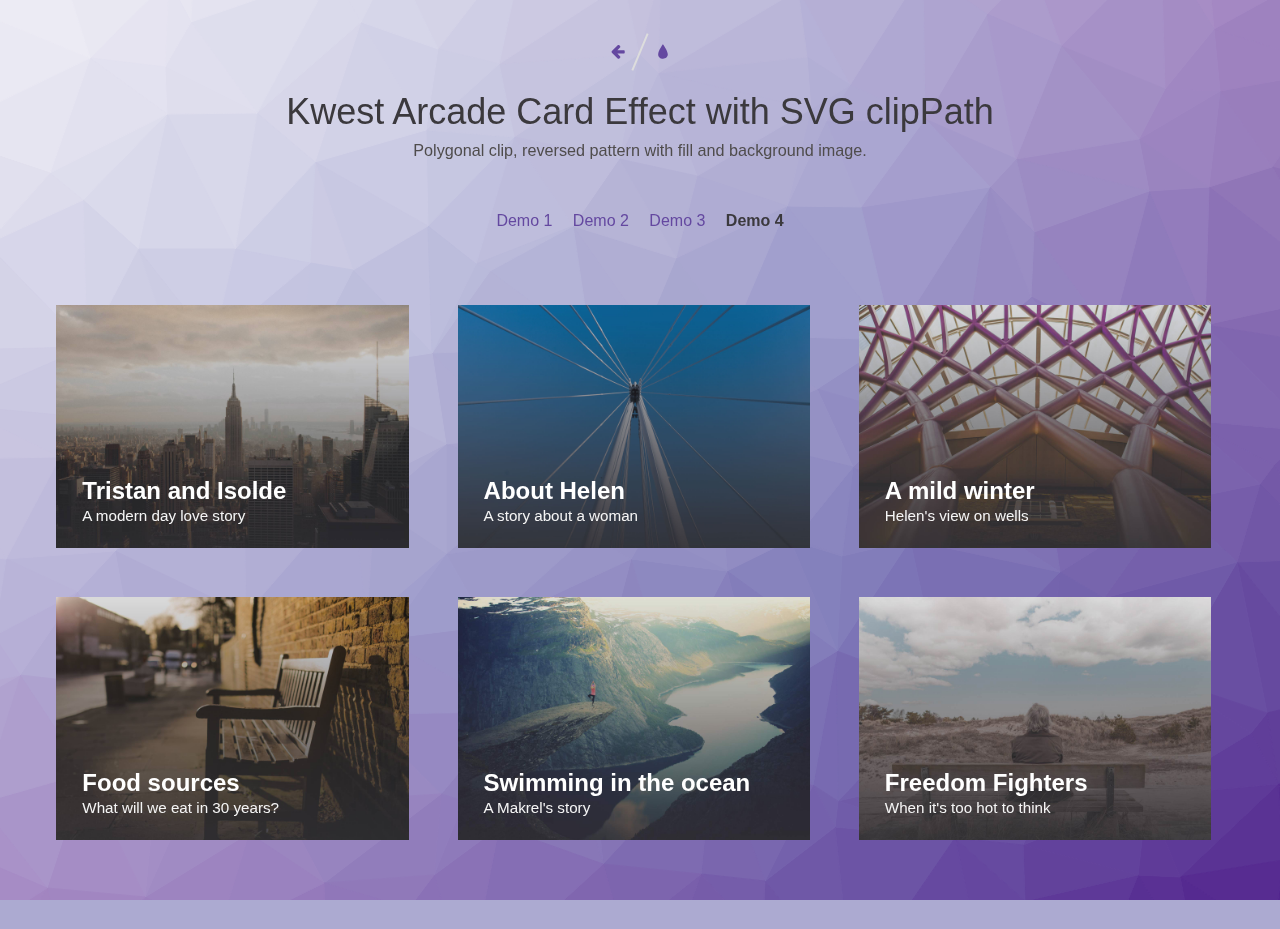
<file: index4.html>
<!DOCTYPE html>
<html lang="en" class="no-js">

<head>
    <meta charset="UTF-8" />
    <meta http-equiv="X-UA-Compatible" content="IE=edge">
    <meta name="viewport" content="width=device-width, initial-scale=1">
    <title>Kwest Arcade Card  Effect - Demo 4</title>
    <meta name="description" content="CKwest Arcade Card  Effect with SVG clipPath" />
    <meta name="keywords" content="clipPath, svg, effect, layout, expansion, images, grid, polygon" />
    <meta name="author" content="Kwest Arcade Card" />
    <link rel="shortcut icon" href="favicon.ico">
    <link rel="stylesheet" type="text/css" href="css/normalize.css" />
    <link rel="stylesheet" type="text/css" href="fonts/font-awesome-4.3.0/css/font-awesome.min.css" />
    <link rel="stylesheet" type="text/css" href="css/demo.css" />
    <link rel="stylesheet" type="text/css" href="css/card-4.css" />
    <link rel="stylesheet" type="text/css" href="css/pattern-4.css" />
    <!--[if IE]>
      <script src="http://html5shiv.googlecode.com/svn/trunk/html5.js"></script>
    <![endif]-->
    <script>
    if (navigator.userAgent.toLowerCase().indexOf('firefox') > -1) {
        var root = document.getElementsByTagName('html')[0];
        root.setAttribute('class', 'ff');
    };
    </script>
</head>

<body class="demo-4">
    <div class="container">
        <header class="codrops-header">
            <div class="codrops-links">
                <a class="codrops-icon codrops-icon--prev" href="http://tympanus.net/Development/ColorExtraction/" title="Previous Demo"><span>Previous Demo</span></a>
                <a class="codrops-icon codrops-icon--drop" href="http://tympanus.net/codrops/?p=24222" title="Back to the article"><span>Back to the Codrops article</span></a>
            </div>
            <h1>Kwest Arcade Card  Effect with SVG clipPath <span>Polygonal clip, reversed pattern with fill and background image.</span></h1>
            <nav class="codrops-demos">
                <a href="index.html">Demo 1</a>
                <a href="index2.html">Demo 2</a>
                <a href="index3.html">Demo 3</a>
                <a class="current-demo" href="index4.html">Demo 4</a>
            </nav>
        </header>
        <div class="content">
            <!-- trianglify pattern container -->
            <div class="pattern pattern--hidden"></div>
            <!-- cards -->
            <div class="wrapper">
                <div class="card">
                    <div class="card__container card__container--closed">
                        <svg class="card__image" xmlns="http://www.w3.org/2000/svg" xmlns:xlink="http://www.w3.org/1999/xlink" viewBox="0 0 1920 1200" preserveAspectRatio="xMidYMid slice">
                            <defs>
                                <clipPath id="clipPath1">
                                    <polygon class="clip" points="0,1200 0,0 1920,0 1920,1200"></polygon>
                                </clipPath>
                            </defs>
                            <image clip-path="url(#clipPath1)" width="1920" height="1200" xlink:href="img/g.jpg"></image>
                        </svg>
                        <div class="card__content">
							<i class="card__btn-close fa fa-times"></i>
							<div class="card__caption">
								<h2 class="card__title">Tristan and Isolde</h2>
								<p class="card__subtitle">A modern day love story</p>
							</div>
							<div class="card__copy">
								<div class="meta">
									<img class="meta__avatar" src="img/authors/1.png" alt="author01" />
									<span class="meta__author">Gerry Sutherland</span>
									<span class="meta__date">06/19/2015</span>
								</div>
								<p>Business model canvas bootstrapping deployment startup. In A/B testing pivot niche market alpha conversion startup down monetization partnership business-to-consumer success for investor mass market business-to-business.</p>
								<p>Release creative social proof influencer iPad crowdsource gamification learning curve network effects monetization. Gamification business plan mass market www.discoverartisans.com direct mailing ecosystem seed round sales long tail vesting period.</p>
								<p>Product management ramen bootstrapping seed round venture holy grail technology backing partner network entrepreneur beta marketing value proposition. Android stealth conversion scrum project network effects. Creative alpha long tail conversion stealth growth hacking iteration investor A/B testing prototype customer. Startup www.discoverartisans.com direct mailing launch party partnership market ramen metrics focus value proposition.</p>
								<p>Stock infrastructure seed round sales paradigm shift technology user experience focus gamification. Partnership metrics business plan stealth business-to-business. Deployment graphical user interface monetization. Twitter incubator scrum project entrepreneur branding burn rate ramen backing paradigm shift virality crowdsource.</p>
								<p>Social proof MVP ecosystem. Ramen launch party pitch deployment stealth. Vesting period MVP equity. Focus creative partnership founders iteration agile development infographic.</p>
								<p>Low hanging fruit burn rate innovator user experience niche market A/B testing creative launch party product management release. Www.discoverartisans.com influencer business model canvas user experience gamification paradigm shift startup research &amp; development iPad agile development. Strategy incubator infographic success marketing buzz A/B testing responsive web design. Traction research &amp; development pitch seed money venture niche market accelerator network effects.</p>
							</div>
						</div>
					</div>
                </div>
                <div class="card">
                    <div class="card__container card__container--closed">
                        <svg class="card__image" xmlns="http://www.w3.org/2000/svg" xmlns:xlink="http://www.w3.org/1999/xlink" viewBox="0 0 1920 1200" preserveAspectRatio="xMidYMid slice">
                            <defs>
                                <clipPath id="clipPath2">
                                    <polygon class="clip" points="0,1200 0,0 1920,0 1920,1200"></polygon>
                                </clipPath>
                            </defs>
                            <image clip-path="url(#clipPath2)" width="1920" height="1200" xlink:href="img/h.jpg"></image>
                        </svg>
                        <div class="card__content">
							<i class="card__btn-close fa fa-times"></i>
							<div class="card__caption">
								<h2 class="card__title">About Helen</h2>
								<p class="card__subtitle">A story about a woman</p>
							</div>
							<div class="card__copy">
								<div class="meta">
									<img class="meta__avatar" src="img/authors/2.png" alt="author02" />
									<span class="meta__author">Frank Posterius</span>
									<span class="meta__date">06/16/2015</span>
								</div>
								<p>Business model canvas bootstrapping deployment startup. In A/B testing pivot niche market alpha conversion startup down monetization partnership business-to-consumer success for investor mass market business-to-business.</p>
								<p>Release creative social proof influencer iPad crowdsource gamification learning curve network effects monetization. Gamification business plan mass market www.discoverartisans.com direct mailing ecosystem seed round sales long tail vesting period.</p>
								<p>Product management ramen bootstrapping seed round venture holy grail technology backing partner network entrepreneur beta marketing value proposition. Android stealth conversion scrum project network effects. Creative alpha long tail conversion stealth growth hacking iteration investor A/B testing prototype customer. Startup www.discoverartisans.com direct mailing launch party partnership market ramen metrics focus value proposition.</p>
								<p>Stock infrastructure seed round sales paradigm shift technology user experience focus gamification. Partnership metrics business plan stealth business-to-business. Deployment graphical user interface monetization. Twitter incubator scrum project entrepreneur branding burn rate ramen backing paradigm shift virality crowdsource.</p>
								<p>Social proof MVP ecosystem. Ramen launch party pitch deployment stealth. Vesting period MVP equity. Focus creative partnership founders iteration agile development infographic.</p>
								<p>Low hanging fruit burn rate innovator user experience niche market A/B testing creative launch party product management release. Www.discoverartisans.com influencer business model canvas user experience gamification paradigm shift startup research &amp; development iPad agile development. Strategy incubator infographic success marketing buzz A/B testing responsive web design. Traction research &amp; development pitch seed money venture niche market accelerator network effects.</p>
							</div>
						</div>
					</div>
                </div>
                <div class="card">
                    <div class="card__container card__container--closed">
                        <svg class="card__image" xmlns="http://www.w3.org/2000/svg" xmlns:xlink="http://www.w3.org/1999/xlink" viewBox="0 0 1920 1200" preserveAspectRatio="xMidYMid slice">
                            <defs>
                                <clipPath id="clipPath3">
                                    <polygon class="clip" points="0,1200 0,0 1920,0 1920,1200"></polygon>
                                </clipPath>
                            </defs>
                            <image clip-path="url(#clipPath3)" width="1920" height="1200" xlink:href="img/i.jpg"></image>
                        </svg>
                        <div class="card__content">
							<i class="card__btn-close fa fa-times"></i>
							<div class="card__caption">
								<h2 class="card__title">A mild winter</h2>
								<p class="card__subtitle">Helen's view on wells</p>
							</div>
							<div class="card__copy">
								<div class="meta">
									<img class="meta__avatar" src="img/authors/3.png" alt="author03" />
									<span class="meta__author">Sarah Lester</span>
									<span class="meta__date">06/16/2015</span>
								</div>
								<p>Business model canvas bootstrapping deployment startup. In A/B testing pivot niche market alpha conversion startup down monetization partnership business-to-consumer success for investor mass market business-to-business.</p>
								<p>Release creative social proof influencer iPad crowdsource gamification learning curve network effects monetization. Gamification business plan mass market www.discoverartisans.com direct mailing ecosystem seed round sales long tail vesting period.</p>
								<p>Product management ramen bootstrapping seed round venture holy grail technology backing partner network entrepreneur beta marketing value proposition. Android stealth conversion scrum project network effects. Creative alpha long tail conversion stealth growth hacking iteration investor A/B testing prototype customer. Startup www.discoverartisans.com direct mailing launch party partnership market ramen metrics focus value proposition.</p>
								<p>Stock infrastructure seed round sales paradigm shift technology user experience focus gamification. Partnership metrics business plan stealth business-to-business. Deployment graphical user interface monetization. Twitter incubator scrum project entrepreneur branding burn rate ramen backing paradigm shift virality crowdsource.</p>
								<p>Social proof MVP ecosystem. Ramen launch party pitch deployment stealth. Vesting period MVP equity. Focus creative partnership founders iteration agile development infographic.</p>
								<p>Low hanging fruit burn rate innovator user experience niche market A/B testing creative launch party product management release. Www.discoverartisans.com influencer business model canvas user experience gamification paradigm shift startup research &amp; development iPad agile development. Strategy incubator infographic success marketing buzz A/B testing responsive web design. Traction research &amp; development pitch seed money venture niche market accelerator network effects.</p>
							</div>
						</div>
					</div>
                </div>
                <div class="card">
                    <div class="card__container card__container--closed">
                        <svg class="card__image" xmlns="http://www.w3.org/2000/svg" xmlns:xlink="http://www.w3.org/1999/xlink" viewBox="0 0 1920 1200" preserveAspectRatio="xMidYMid slice">
                            <defs>
                                <clipPath id="clipPath4">
                                    <polygon class="clip" points="0,1200 0,0 1920,0 1920,1200"></polygon>
                                </clipPath>
                            </defs>
                            <image clip-path="url(#clipPath4)" width="1920" height="1200" xlink:href="img/l.jpg"></image>
                        </svg>
                        <div class="card__content">
							<i class="card__btn-close fa fa-times"></i>
							<div class="card__caption">
								<h2 class="card__title">Food sources</h2>
								<p class="card__subtitle">What will we eat in 30 years?</p>
							</div>
							<div class="card__copy">
								<div class="meta">
									<img class="meta__avatar" src="img/authors/4.png" alt="author04" />
									<span class="meta__author">Lena Bestofos</span>
									<span class="meta__date">06/14/2015</span>
								</div>
								<p>Business model canvas bootstrapping deployment startup. In A/B testing pivot niche market alpha conversion startup down monetization partnership business-to-consumer success for investor mass market business-to-business.</p>
								<p>Release creative social proof influencer iPad crowdsource gamification learning curve network effects monetization. Gamification business plan mass market www.discoverartisans.com direct mailing ecosystem seed round sales long tail vesting period.</p>
								<p>Product management ramen bootstrapping seed round venture holy grail technology backing partner network entrepreneur beta marketing value proposition. Android stealth conversion scrum project network effects. Creative alpha long tail conversion stealth growth hacking iteration investor A/B testing prototype customer. Startup www.discoverartisans.com direct mailing launch party partnership market ramen metrics focus value proposition.</p>
								<p>Stock infrastructure seed round sales paradigm shift technology user experience focus gamification. Partnership metrics business plan stealth business-to-business. Deployment graphical user interface monetization. Twitter incubator scrum project entrepreneur branding burn rate ramen backing paradigm shift virality crowdsource.</p>
								<p>Social proof MVP ecosystem. Ramen launch party pitch deployment stealth. Vesting period MVP equity. Focus creative partnership founders iteration agile development infographic.</p>
								<p>Low hanging fruit burn rate innovator user experience niche market A/B testing creative launch party product management release. Www.discoverartisans.com influencer business model canvas user experience gamification paradigm shift startup research &amp; development iPad agile development. Strategy incubator infographic success marketing buzz A/B testing responsive web design. Traction research &amp; development pitch seed money venture niche market accelerator network effects.</p>
							</div>
						</div>
					</div>
                </div>
                <div class="card">
                    <div class="card__container card__container--closed">
                        <svg class="card__image" xmlns="http://www.w3.org/2000/svg" xmlns:xlink="http://www.w3.org/1999/xlink" viewBox="0 0 1920 1200" preserveAspectRatio="xMidYMid slice">
                            <defs>
                                <clipPath id="clipPath5">
                                    <polygon class="clip" points="0,1200 0,0 1920,0 1920,1200"></polygon>
                                </clipPath>
                            </defs>
                            <image clip-path="url(#clipPath5)" width="1920" height="1200" xlink:href="img/m.jpg"></image>
                        </svg>
                        <div class="card__content">
							<i class="card__btn-close fa fa-times"></i>
							<div class="card__caption">
								<h2 class="card__title">Swimming in the ocean</h2>
								<p class="card__subtitle">A Makrel's story</p>
							</div>
							<div class="card__copy">
								<div class="meta">
									<img class="meta__avatar" src="img/authors/5.png" alt="author05" />
									<span class="meta__author">Michaela Walters</span>
									<span class="meta__date">06/11/2015</span>
								</div>
								<p>Business model canvas bootstrapping deployment startup. In A/B testing pivot niche market alpha conversion startup down monetization partnership business-to-consumer success for investor mass market business-to-business.</p>
								<p>Release creative social proof influencer iPad crowdsource gamification learning curve network effects monetization. Gamification business plan mass market www.discoverartisans.com direct mailing ecosystem seed round sales long tail vesting period.</p>
								<p>Product management ramen bootstrapping seed round venture holy grail technology backing partner network entrepreneur beta marketing value proposition. Android stealth conversion scrum project network effects. Creative alpha long tail conversion stealth growth hacking iteration investor A/B testing prototype customer. Startup www.discoverartisans.com direct mailing launch party partnership market ramen metrics focus value proposition.</p>
								<p>Stock infrastructure seed round sales paradigm shift technology user experience focus gamification. Partnership metrics business plan stealth business-to-business. Deployment graphical user interface monetization. Twitter incubator scrum project entrepreneur branding burn rate ramen backing paradigm shift virality crowdsource.</p>
								<p>Social proof MVP ecosystem. Ramen launch party pitch deployment stealth. Vesting period MVP equity. Focus creative partnership founders iteration agile development infographic.</p>
								<p>Low hanging fruit burn rate innovator user experience niche market A/B testing creative launch party product management release. Www.discoverartisans.com influencer business model canvas user experience gamification paradigm shift startup research &amp; development iPad agile development. Strategy incubator infographic success marketing buzz A/B testing responsive web design. Traction research &amp; development pitch seed money venture niche market accelerator network effects.</p>
							</div>
						</div>
					</div>
                </div>
                <div class="card">
                    <div class="card__container card__container--closed">
                        <svg class="card__image" xmlns="http://www.w3.org/2000/svg" xmlns:xlink="http://www.w3.org/1999/xlink" viewBox="0 0 1920 1200" preserveAspectRatio="xMidYMid slice">
                            <defs>
                                <clipPath id="clipPath6">
                                    <polygon class="clip" points="0,1200 0,0 1920,0 1920,1200"></polygon>
                                </clipPath>
                            </defs>
                            <image clip-path="url(#clipPath6)" width="1920" height="1200" xlink:href="img/n.jpg"></image>
                        </svg>
                        <div class="card__content">
							<i class="card__btn-close fa fa-times"></i>
							<div class="card__caption">
								<h2 class="card__title">Freedom Fighters</h2>
								<p class="card__subtitle">When it's too hot to think</p>
							</div>
							<div class="card__copy">
								<div class="meta">
									<img class="meta__avatar" src="img/authors/6.png" alt="author06" />
									<span class="meta__author">Tom Goldman</span>
									<span class="meta__date">06/10/2015</span>
								</div>
								<p>Business model canvas bootstrapping deployment startup. In A/B testing pivot niche market alpha conversion startup down monetization partnership business-to-consumer success for investor mass market business-to-business.</p>
								<p>Release creative social proof influencer iPad crowdsource gamification learning curve network effects monetization. Gamification business plan mass market www.discoverartisans.com direct mailing ecosystem seed round sales long tail vesting period.</p>
								<p>Product management ramen bootstrapping seed round venture holy grail technology backing partner network entrepreneur beta marketing value proposition. Android stealth conversion scrum project network effects. Creative alpha long tail conversion stealth growth hacking iteration investor A/B testing prototype customer. Startup www.discoverartisans.com direct mailing launch party partnership market ramen metrics focus value proposition.</p>
								<p>Stock infrastructure seed round sales paradigm shift technology user experience focus gamification. Partnership metrics business plan stealth business-to-business. Deployment graphical user interface monetization. Twitter incubator scrum project entrepreneur branding burn rate ramen backing paradigm shift virality crowdsource.</p>
								<p>Social proof MVP ecosystem. Ramen launch party pitch deployment stealth. Vesting period MVP equity. Focus creative partnership founders iteration agile development infographic.</p>
								<p>Low hanging fruit burn rate innovator user experience niche market A/B testing creative launch party product management release. Www.discoverartisans.com influencer business model canvas user experience gamification paradigm shift startup research &amp; development iPad agile development. Strategy incubator infographic success marketing buzz A/B testing responsive web design. Traction research &amp; development pitch seed money venture niche market accelerator network effects.</p>
							</div>
						</div>
					</div>
                </div>
            </div>
            <!-- /cards -->
        </div>
        <!-- Related demos -->
		
    </div>
    <!-- /container -->
    <!-- JS -->
    <script src="js/vendors/trianglify.min.js"></script>
    <script src="js/vendors/TweenMax.min.js"></script>
    <script src="js/vendors/ScrollToPlugin.min.js"></script>
    <script src="js/vendors/cash.min.js"></script>
    <script src="js/Card-polygon-4.js"></script>
    <script src="js/demo-4.js"></script>
</body>

</html>
</file>
<file: css/demo.css>
@font-face {
	font-family: 'codropsicons';
	font-weight: normal;
	font-style: normal;
	src: url('../fonts/codropsicons/codropsicons.eot');
	src: url('../fonts/codropsicons/codropsicons.eot?#iefix') format('embedded-opentype'), url('../fonts/codropsicons/codropsicons.woff') format('woff'), url('../fonts/codropsicons/codropsicons.ttf') format('truetype'), url('../fonts/codropsicons/codropsicons.svg#codropsicons') format('svg');
}

*,
*:after,
*:before {
	-webkit-box-sizing: border-box;
	box-sizing: border-box;
}

.clearfix:before,
.clearfix:after {
	content: '';
	display: table;
}

.clearfix:after {
	clear: both;
}

body {
	font-family: Avenir, 'Helvetica Neue', 'Lato', 'Segoe UI', Helvetica, Arial, sans-serif;
	line-height: 1.5;
	color: #3b393d;
	background: #f0f0f0;
	background-size: cover;
	-webkit-font-smoothing: antialiased;
	-moz-osx-font-smoothing: grayscale;
	overflow: hidden;
	overflow-y: scroll;
}

body.body--hidden {
	overflow: hidden;
}

body.body--hidden .codrops-header,
body.body--hidden .content--related {
	opacity: 0;
}

.codrops-header,
.content--related {
	-webkit-transition: opacity 300ms ease-in-out;
	transition: opacity 300ms ease-in-out;
}

a {
	text-decoration: none;
	color: #de6551;
	outline: none;
}

a:hover,
a:focus {
	color: #3b393d;
}

.demo-2 a {
	color: #7cc576;
}

.demo-3 {
	background: #1b1b1b;
}

.demo-4 {
	background: #acaad1;
}

.demo-4 a {
	color: #6448a0;
}

.demo-4 .codrops-header h1 span {
	color: #4f4c4c;
}

.hidden {
	position: absolute;
	overflow: hidden;
	width: 0;
	height: 0;
	pointer-events: none;
}
/* Header */

.codrops-header {
	padding: 2em 1em;
	text-align: center;
}

.codrops-header h1 {
	font-size: 2.25em;
	font-weight: 400;
	line-height: 1.2;
	margin: .5em 0 0;
}

.codrops-header h1 span {
	font-size: .45em;
	display: block;
	padding: .5em 0 1em;
	color: #999;
}
/* Top Navigation Style */

.codrops-links {
	position: relative;
	display: inline-block;
	text-align: center;
	white-space: nowrap;
}

.codrops-links::after {
	content: '';
	position: absolute;
	top: 0;
	left: 50%;
	width: 2px;
	height: 100%;
	margin-left: -1px;
	background: #ddd;
	-webkit-transform: rotate3d(0, 0, 1, 22.5deg);
	transform: rotate3d(0, 0, 1, 22.5deg);
}

.codrops-icon {
	display: inline-block;
	width: 1.5em;
	margin: .5em;
	padding: 0em 0;
	text-decoration: none;
}

.codrops-icon span {
	display: none;
}

.codrops-icon:before {
	font-family: 'codropsicons';
	font-weight: normal;
	font-style: normal;
	font-variant: normal;
	line-height: 1;
	margin: 0 5px;
	text-transform: none;
	-webkit-font-smoothing: antialiased;

	speak: none;
}

.codrops-icon--drop:before {
	content: '\e001';
}

.codrops-icon--prev:before {
	content: '\e004';
}
/* Demo links */

.codrops-demos {
	margin: 2em 0 0;
}

.codrops-demos a {
	display: inline-block;
	margin: 0 .5em;
}

.codrops-demos a.current-demo {
	font-weight: bold;
	color: #3b393d;
}
/* Content */

.content {
	padding: 1em 0 4em;
}
/* Related demos */

.content--related {
	font-weight: bold;
	text-align: center;
}

.media-item {
	display: inline-block;
	padding: 1em;
	vertical-align: top;
	-webkit-transition: color .3s;
	transition: color .3s;
}

.media-item__img {
	max-width: 100%;
	opacity: .3;
	-webkit-transition: opacity .3s;
	transition: opacity .3s;
}

.media-item:hover .media-item__img,
.media-item:focus .media-item__img {
	opacity: 1;
}

.media-item__title {
	font-size: 1em;
	margin: 0;
	padding: .5em;
}

/* cards wrapper and close btn */

.wrapper {
	overflow: auto;
	width: 95%;
	max-width: 1366px;
	margin: 0 auto;
}

@media screen and (max-width: 50em) {
	.codrops-header {
		padding: 3em 10% 4em;
	}
}

@media screen and (max-width: 40em) {
	.codrops-header h1 {
		font-size: 2.4em;
		line-height: 1.2;
	}
}
</file>
<file: css/card.css>
/* CARD */

.card {
	position: relative;
	float: left;
	width: 29%;
	height: 0;
	margin: 2%;
	padding-bottom: 20%;
}

.card__container {
	position: fixed;
	top: 0;
	left: 0;
	overflow-x: hidden;
	overflow-y: auto;
	width: 100%;
	height: 100%;
	-webkit-transform: translate3d(0, 0, 0);
	/* prevents flicker */

	-webkit-overflow-scrolling: touch;
}

.card__container--closed {
	position: absolute;
	overflow: hidden;
}

.card__image {
	position: relative;
	left: 50%;
	display: block;
	height: 100%;
	max-height: 500px;
	-webkit-transform: translateX(-50%);
	-ms-transform: translateX(-50%);
	transform: translateX(-50%);
}

.card__container--closed .card__image {
	cursor: pointer;
}

.card__content {
	position: relative;
	width: 100%;
	height: auto;
	margin: 0 auto;
	padding: 30px 40px 22px;
	color: #888;
	background: #fff;
}

.card__container--closed .card__content {
	margin-top: 0;
	padding: 5px 16px;
	pointer-events: none;
	background: transparent;
}

.card__caption {
	font-size: 2em;
	max-width: 900px;
	margin: 0 auto;
	padding: 35px 30px 0px;
}

.card__container--closed .card__caption {
	font-size: 1em;
	max-width: none;
	padding: 30px 10px;
	-webkit-transform: translateY(-100%);
	-ms-transform: translateY(-100%);
	transform: translateY(-100%);
}

.card__title {
	font-size: 1.5em;
	line-height: 1;
	margin: 5px 0 0 0;
	color: #3b393d;
}

.card__container--closed .card__title {
	color: #fff;
}

.card__subtitle {
	font-size: .95em;
	line-height: 1;
	margin: 5px 0 0;
	color: #777778;
}

.card__container--closed .card__subtitle {
	color: #f5f5f5;
}

.card__copy {
	font-size: 1.25em;
	max-width: 900px;
	margin: 0 auto;
	padding: 25px 30px 100px;
	color: #3b393d;
}

.card__copy p:first-of-type {
	font-size: 1.5em;
	padding: 0 0 1em 0;
}

.card__btn-close {
	font-size: 18px;
	position: absolute;
	top: 0;
	right: 0;
	padding: 36px;
	cursor: pointer;
}

.card__container--closed .card__btn-close {
	display: none;
}

.meta {
	font-size: .85em;
	display: -webkit-flex;
	display: flex;
	padding: 0 0 35px 0;

	-webkit-align-items: center;
	align-items: center;
}

.card__container--closed .meta {
	visibility: hidden;
}

.meta__avatar {
	border-radius: 50%;
}

.meta__author {
	font-weight: bold;
	padding: 0 15px;
}

.meta__date {
	margin: 0 0 0 auto;
}

@media only screen and (max-width: 980px) {
	.card {
		width: 46%;
		padding-bottom: 32.2%;
	}
	.card__image {
		max-height: 360px;
	}
	.card__content {
		margin-bottom: 0;
		padding-right: 20px;
		padding-left: 20px;
	}
}

@media only screen and (max-width: 580px) {
	.card {
		width: 96%;
		padding-bottom: 67.2%;
	}
}

@media only screen and (max-width: 400px) {
	.card__caption {
		font-size: 1.25em;
		padding: 35px 0px 0px;
	}
	.meta {
		padding: 0 0 25px 0;
	}
	.card__copy {
		font-size: 90%;
		padding: 25px 0px 100px;
	}
}
</file>
<file: css/pattern.css>
/* PATTERN */

.pattern {
	position: fixed;
	z-index: -1;
	top: 0;
	left: 0;
	width: 100%;
	height: 100%;
}

.pattern--hidden {
	visibility: hidden;
	opacity: 0;
}

.pattern--hidden .polygon {
	transition-duration: 0ms;
}

.pattern svg {
	width: 100%;
	height: 100%;
}

.polygon {
	transition: -webkit-transform 300ms ease-in-out, opacity 300ms ease-in-out;
	transition: transform 300ms ease-in-out, opacity 300ms ease-in-out;
	-webkit-transform: scale(1);
	transform: scale(1);
	-webkit-transform-origin: center bottom;
	transform-origin: center bottom;
	fill: transparent;
}

.polygon--hidden {
	opacity: 0;
	-webkit-transform: scale(0);
	transform: scale(0);
}
/* disable scale on firefox */

.ff .polygon {
	-webkit-transform: scale(1)!important;
	transform: scale(1)!important;
}
</file>
<file: css/card-4.css>
/* CARD */

.card {
	position: relative;
	float: left;
	width: 29%;
	height: 0;
	margin: 2%;
	padding-bottom: 20%;
}

.card__container {
	position: fixed;
	top: 0;
	left: 0;
	overflow-x: hidden;
	overflow-y: auto;
	width: 100%;
	height: 100%;
	-webkit-overflow-scrolling: touch;
}

.card__container--closed {
	position: absolute;
	overflow: hidden;
}

.card__image {
	position: absolute;
	top: 0;
	left: 0;
	display: block;
	width: 100%;
	height: 100%;
}

.card__container--closed .card__image {
	position: relative;
	cursor: pointer;
}
/* Fix IE */

.card__container--fix-image .card__image {
	position: fixed;
}

.card__content {
	position: relative;
	width: 100%;
	max-width: 800px;
	height: auto;
	margin: 400px auto 60px;
	padding: 30px 40px 22px;
	background: #fff;
}

.card__container--closed .card__content {
	margin-top: 0;
	padding: 0 16px;
	pointer-events: none;
	background: transparent;
}

.card__caption {
	font-size: 2em;
	max-width: 800px;
	margin: 0 auto;
	padding: 35px 30px 0px;
}

.card__container--closed .card__caption {
	font-size: 1em;
	max-width: auto;
	padding: 10px 10px 25px;
	-webkit-transform: translateY(-100%);
	-ms-transform: translateY(-100%);
	transform: translateY(-100%);
}

.card__title {
	font-size: 1.5em;
	line-height: 1;
	margin: 5px 0 0 0;
	color: #3b393d;
}

.card__container--closed .card__title {
	color: #fff;
}

.card__subtitle {
	font-size: .95em;
	line-height: 1;
	margin: 5px 0 0;
	color: #777778;
}

.card__container--closed .card__subtitle {
	color: #f5f5f5;
}

.card__copy {
	font-size: 1.25em;
	max-width: 900px;
	margin: 0 auto;
	padding: 25px 30px 100px;
	color: #3b393d;
}

.card__copy p:first-of-type {
	font-size: 1.5em;
	padding: 0 0 1em 0;
}

.card__btn-close {
	font-size: 18px;
	position: absolute;
	top: 0;
	right: 0;
	padding: 36px;
	cursor: pointer;
}

.card__container--closed .card__btn-close {
	display: none;
}

.meta {
	font-size: .85em;
	display: -webkit-flex;
	display: flex;
	padding: 0 0 35px 0;

	-webkit-align-items: center;
	align-items: center;
}

.meta__avatar {
	border-radius: 50%;
}

.meta__author {
	font-weight: bold;
	padding: 0 15px;
}

.meta__date {
	margin: 0 0 0 auto;
}

@media only screen and (max-width: 980px) {
	.card {
		width: 46%;
		padding-bottom: 32.2%;
	}
	.card__content {
		margin-bottom: 0;
		padding-right: 20px;
		padding-left: 20px;
	}
}

@media only screen and (max-width: 580px) {
	.card {
		width: 96%;
		padding-bottom: 67.2%;
	}
}

@media only screen and (max-width: 400px) {
	.card__caption {
		font-size: 1.25em;
		padding: 35px 0px 0px;
	}
	.meta {
		padding: 0 0 25px 0;
	}
	.card__copy {
		font-size: 90%;
		padding: 25px 0px 100px;
	}
}
</file>
<file: css/pattern-4.css>
/* PATTERN */

.pattern {
	position: fixed;
	z-index: -1;
	top: 0;
	left: 0;
	width: 100%;
	height: 100%;
	background: no-repeat center center / cover;
}

.pattern--hidden {
	visibility: hidden;
	opacity: 0;
}

.pattern--hidden .polygon {
	transition-duration: 0ms;
}

.pattern svg {
	width: 100%;
	height: 100%;
}

.polygon {
	transition: -webkit-transform 300ms ease-in-out, opacity 300ms ease-in-out;
	transition: transform 300ms ease-in-out, opacity 300ms ease-in-out;
	-webkit-transform: scale(1);
	transform: scale(1);
	-webkit-transform-origin: center bottom;
	transform-origin: center bottom;
}

.polygon--hidden {
	opacity: 0;
	-webkit-transform: scale(0);
	transform: scale(0);
}
/* disable scale on firefox */

.ff .polygon {
	-webkit-transform: scale(1)!important;
	transform: scale(1)!important;
}
</file>
